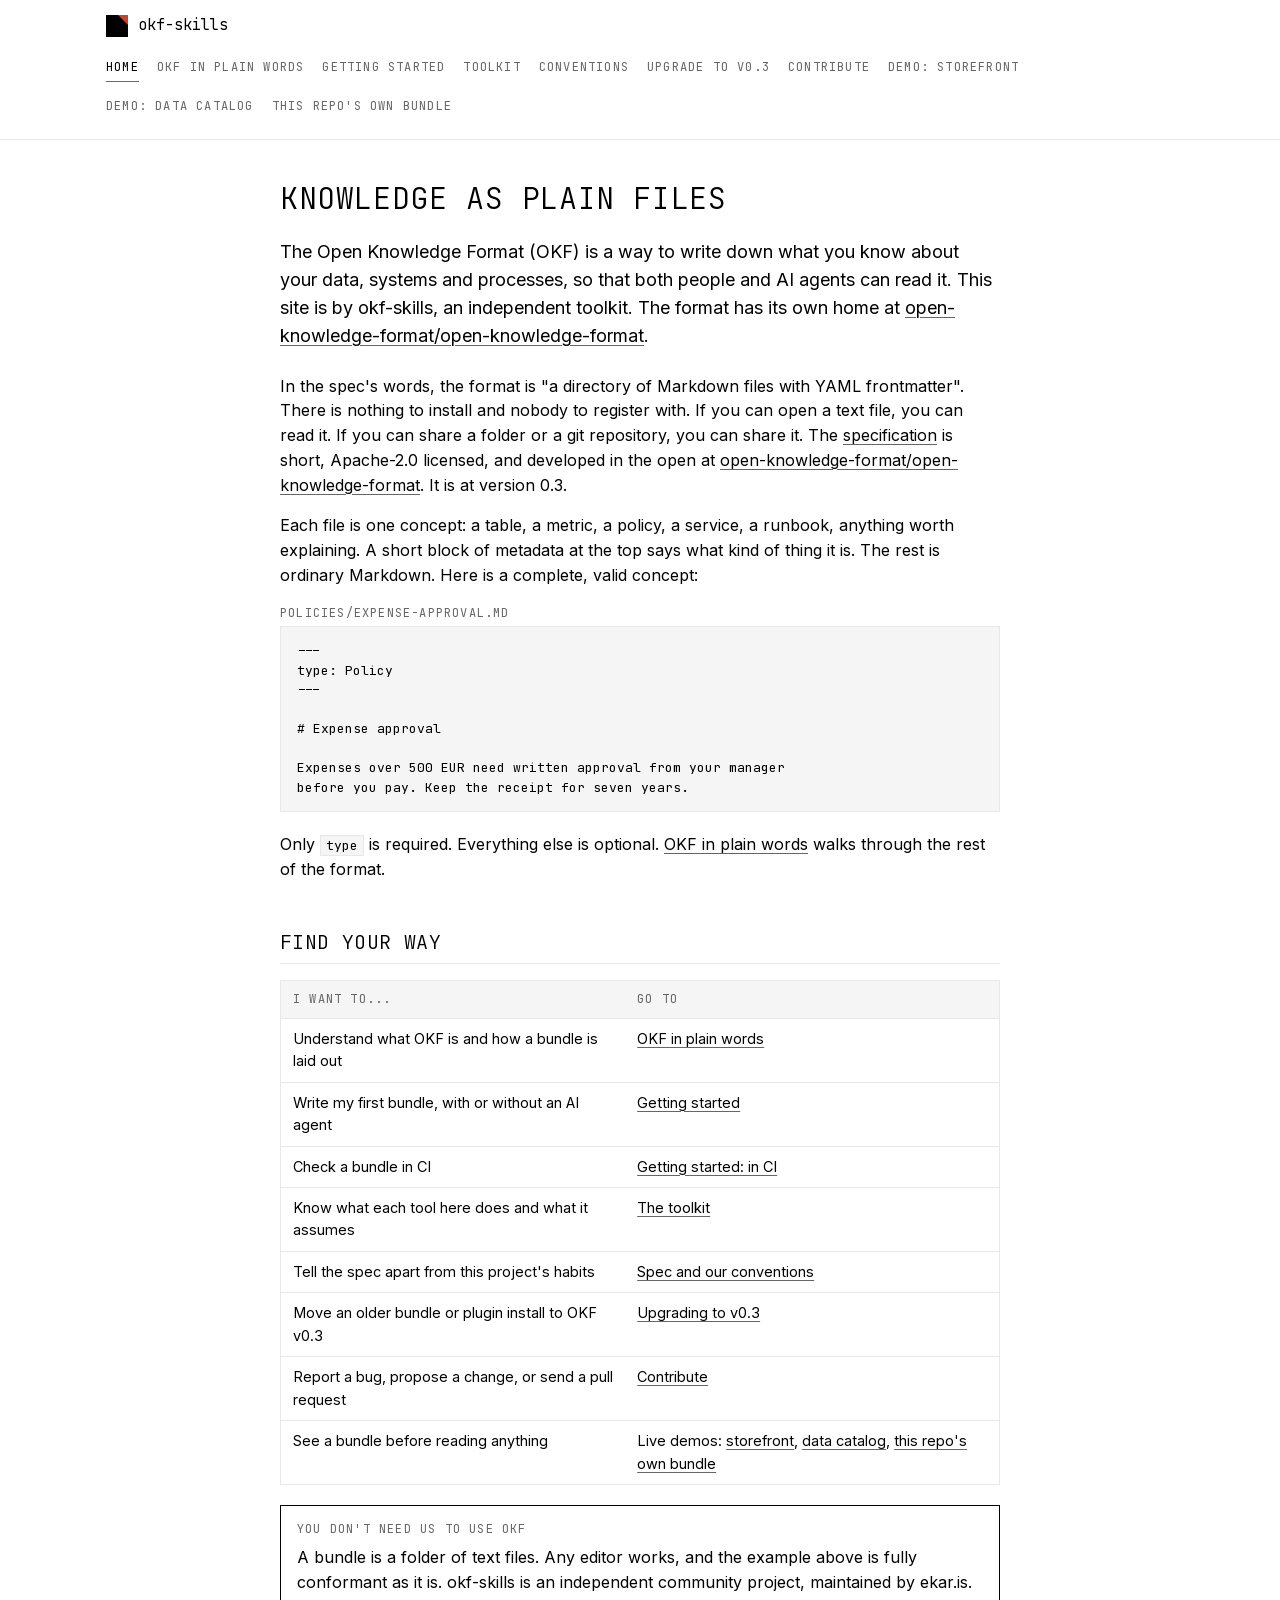
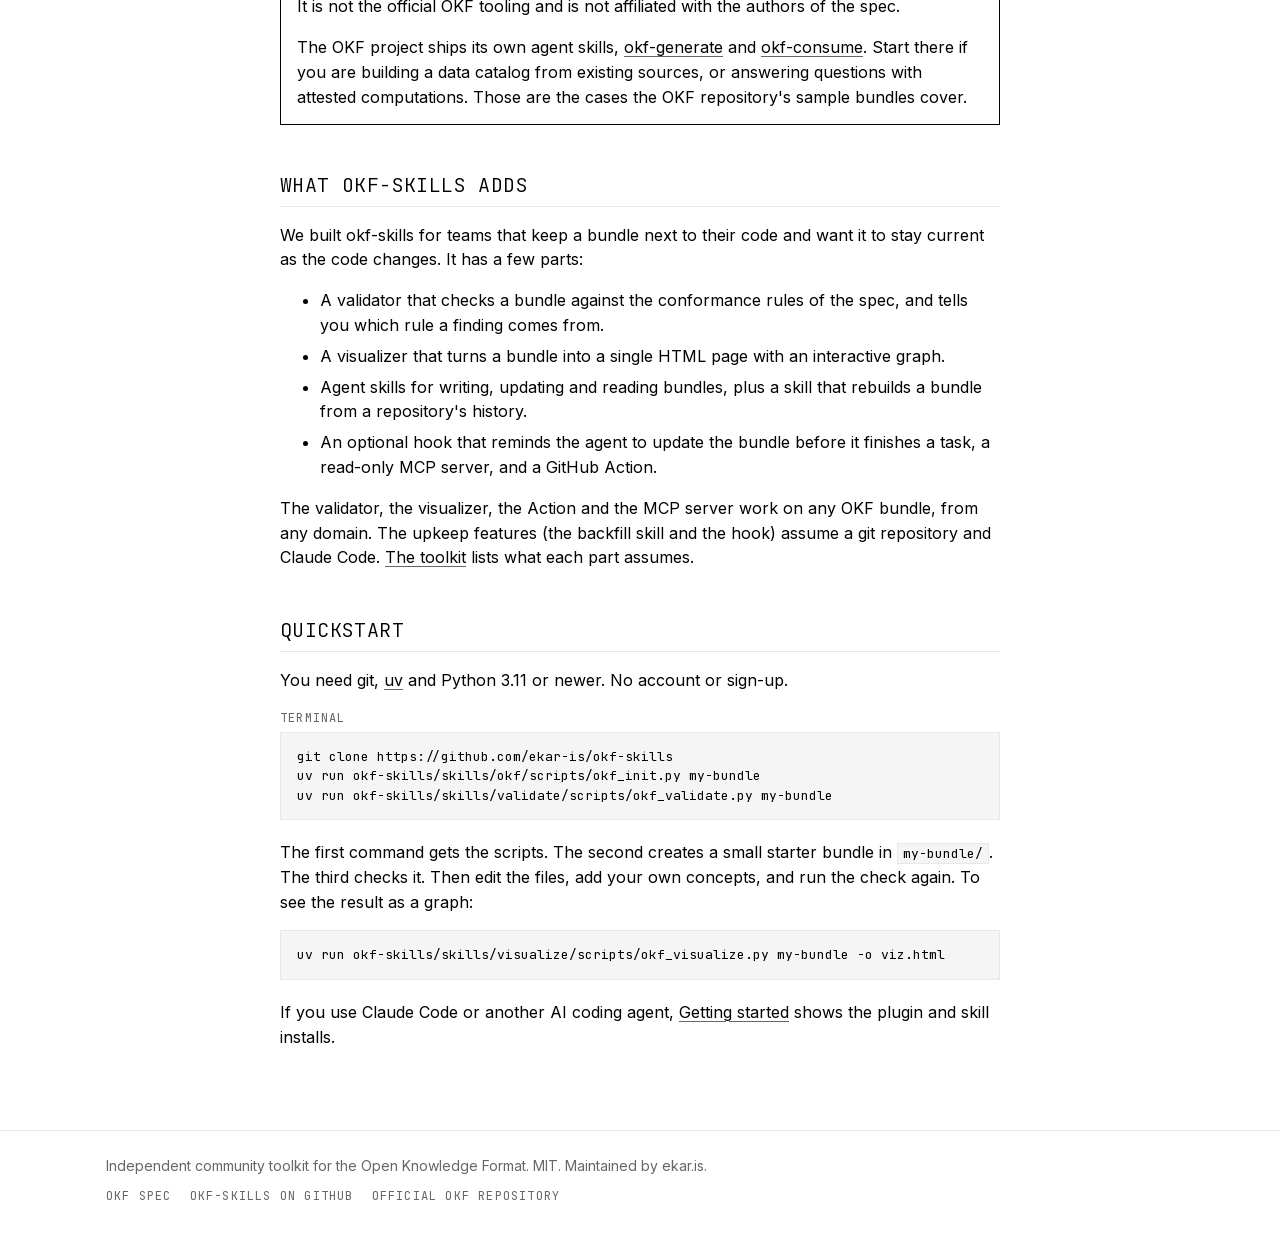
<file: docs/index.html>
<!doctype html>
<html lang="en">
<head>
<meta charset="utf-8">
<meta name="viewport" content="width=device-width,initial-scale=1">
<title>okf-skills: tools for the Open Knowledge Format</title>
<meta name="description" content="What the Open Knowledge Format is, and an independent toolkit to write, check and browse OKF bundles.">
<meta property="og:title" content="okf-skills: tools for the Open Knowledge Format">
<meta property="og:description" content="What the Open Knowledge Format is, and an independent toolkit to write, check and browse OKF bundles.">
<meta property="og:type" content="website">
<meta property="og:url" content="https://ekar-is.github.io/okf-skills/">
<meta property="og:image" content="https://ekar-is.github.io/okf-skills/assets/og.png">
<meta name="twitter:card" content="summary_large_image">
<meta name="twitter:image" content="https://ekar-is.github.io/okf-skills/assets/og.png">
<link rel="canonical" href="https://ekar-is.github.io/okf-skills/">
<link rel="stylesheet" href="assets/site.css">
<script src="assets/site.js"></script>
</head>
<body>
<a class="skip" href="#main">Skip to content</a>
<header class="site-header">
<div class="bar">
<a class="brand" href="index.html"><svg viewBox="0 0 22 22" aria-hidden="true" focusable="false"><rect width="22" height="22" fill="currentColor"/><path d="M12 0H22V10Z" fill="#c64526"/></svg>okf-skills</a>
<button class="nav-toggle" type="button" aria-expanded="false" aria-controls="site-nav">Menu</button>
<nav id="site-nav" class="site-nav" aria-label="Site">
<ul>
<li><a href="index.html" aria-current="page">Home</a></li>
<li><a href="format.html">OKF in plain words</a></li>
<li><a href="start.html">Getting started</a></li>
<li><a href="tools.html">Toolkit</a></li>
<li><a href="conventions.html">Conventions</a></li>
<li><a href="upgrade.html">Upgrade to v0.3</a></li>
<li><a href="contribute.html">Contribute</a></li>
<li><a href="demo.html">Demo: storefront</a></li>
<li><a href="catalog.html">Demo: data catalog</a></li>
<li><a href="self.html">This repo&#x27;s own bundle</a></li>
</ul>
</nav>
</div>
</header>
<main id="main">
<h1>Knowledge as plain files</h1>

<p class="lede">The Open Knowledge Format (OKF) is a way to write down what you know about your data, systems and processes, so that both people and AI agents can read it. This site is by okf-skills, an independent toolkit. The format has its own home at <a href="https://github.com/open-knowledge-format/open-knowledge-format">open-knowledge-format/open-knowledge-format</a>.</p>

<p>In the spec's words, the format is "a directory of Markdown files with YAML frontmatter". There is nothing to install and nobody to register with. If you can open a text file, you can read it. If you can share a folder or a git repository, you can share it. The <a href="https://github.com/open-knowledge-format/open-knowledge-format/blob/main/SPEC.md">specification</a> is short, Apache-2.0 licensed, and developed in the open at <a href="https://github.com/open-knowledge-format/open-knowledge-format">open-knowledge-format/open-knowledge-format</a>. It is at version 0.3.</p>

<p>Each file is one concept: a table, a metric, a policy, a service, a runbook, anything worth explaining. A short block of metadata at the top says what kind of thing it is. The rest is ordinary Markdown. Here is a complete, valid concept:</p>

<figure class="file">
<figcaption>policies/expense-approval.md</figcaption>
<pre tabindex="0"><code>---
type: Policy
---

# Expense approval

Expenses over 500 EUR need written approval from your manager
before you pay. Keep the receipt for seven years.</code></pre>
</figure>

<p>Only <code>type</code> is required. Everything else is optional. <a href="format.html">OKF in plain words</a> walks through the rest of the format.</p>

<h2 id="who">Find your way</h2>

<div tabindex="0" class="table-wrap"><table>
<thead><tr><th>I want to...</th><th>Go to</th></tr></thead>
<tbody>
<tr><td>Understand what OKF is and how a bundle is laid out</td><td><a href="format.html">OKF in plain words</a></td></tr>
<tr><td>Write my first bundle, with or without an AI agent</td><td><a href="start.html">Getting started</a></td></tr>
<tr><td>Check a bundle in CI</td><td><a href="start.html#ci">Getting started: in CI</a></td></tr>
<tr><td>Know what each tool here does and what it assumes</td><td><a href="tools.html">The toolkit</a></td></tr>
<tr><td>Tell the spec apart from this project's habits</td><td><a href="conventions.html">Spec and our conventions</a></td></tr>
<tr><td>Move an older bundle or plugin install to OKF v0.3</td><td><a href="upgrade.html">Upgrading to v0.3</a></td></tr>
<tr><td>Report a bug, propose a change, or send a pull request</td><td><a href="contribute.html">Contribute</a></td></tr>
<tr><td>See a bundle before reading anything</td><td>Live demos: <a href="demo.html">storefront</a>, <a href="catalog.html">data catalog</a>, <a href="self.html">this repo&#x27;s own bundle</a></td></tr>
</tbody>
</table></div>

<div class="callout strong">
<span class="label">You don't need us to use OKF</span>
<p>A bundle is a folder of text files. Any editor works, and the example above is fully conformant as it is. okf-skills is an independent community project, maintained by ekar.is. It is not the official OKF tooling and is not affiliated with the authors of the spec.</p>
<p>The OKF project ships its own agent skills, <a href="https://github.com/open-knowledge-format/open-knowledge-format/tree/main/skills/okf-generate">okf-generate</a> and <a href="https://github.com/open-knowledge-format/open-knowledge-format/tree/main/skills/okf-consume">okf-consume</a>. Start there if you are building a data catalog from existing sources, or answering questions with attested computations. Those are the cases the OKF repository's sample bundles cover.</p>
</div>

<h2 id="adds">What okf-skills adds</h2>

<p>We built okf-skills for teams that keep a bundle next to their code and want it to stay current as the code changes. It has a few parts:</p>

<ul>
<li>A validator that checks a bundle against the conformance rules of the spec, and tells you which rule a finding comes from.</li>
<li>A visualizer that turns a bundle into a single HTML page with an interactive graph.</li>
<li>Agent skills for writing, updating and reading bundles, plus a skill that rebuilds a bundle from a repository's history.</li>
<li>An optional hook that reminds the agent to update the bundle before it finishes a task, a read-only MCP server, and a GitHub Action.</li>
</ul>

<p>The validator, the visualizer, the Action and the MCP server work on any OKF bundle, from any domain. The upkeep features (the backfill skill and the hook) assume a git repository and Claude Code. <a href="tools.html">The toolkit</a> lists what each part assumes.</p>

<h2 id="quickstart">Quickstart</h2>

<p>You need git, <a href="https://docs.astral.sh/uv/">uv</a> and Python 3.11 or newer. No account or sign-up.</p>

<figure class="code">
<figcaption>Terminal</figcaption>
<pre tabindex="0"><code>git clone https://github.com/ekar-is/okf-skills
uv run okf-skills/skills/okf/scripts/okf_init.py my-bundle
uv run okf-skills/skills/validate/scripts/okf_validate.py my-bundle</code></pre>
</figure>

<p>The first command gets the scripts. The second creates a small starter bundle in <code>my-bundle/</code>. The third checks it. Then edit the files, add your own concepts, and run the check again. To see the result as a graph:</p>

<pre tabindex="0"><code>uv run okf-skills/skills/visualize/scripts/okf_visualize.py my-bundle -o viz.html</code></pre>

<p>If you use Claude Code or another AI coding agent, <a href="start.html#agent">Getting started</a> shows the plugin and skill installs.</p>

</main>
<footer class="site-footer">
<div class="bar">
<p>Independent community toolkit for the Open Knowledge Format. MIT. Maintained by ekar.is.</p>
<ul>
<li><a href="https://github.com/open-knowledge-format/open-knowledge-format/blob/main/SPEC.md">OKF spec</a></li>
<li><a href="https://github.com/ekar-is/okf-skills">okf-skills on GitHub</a></li>
<li><a href="https://github.com/open-knowledge-format/open-knowledge-format">Official OKF repository</a></li>
</ul>
</div>
</footer>
</body>
</html>
</file>
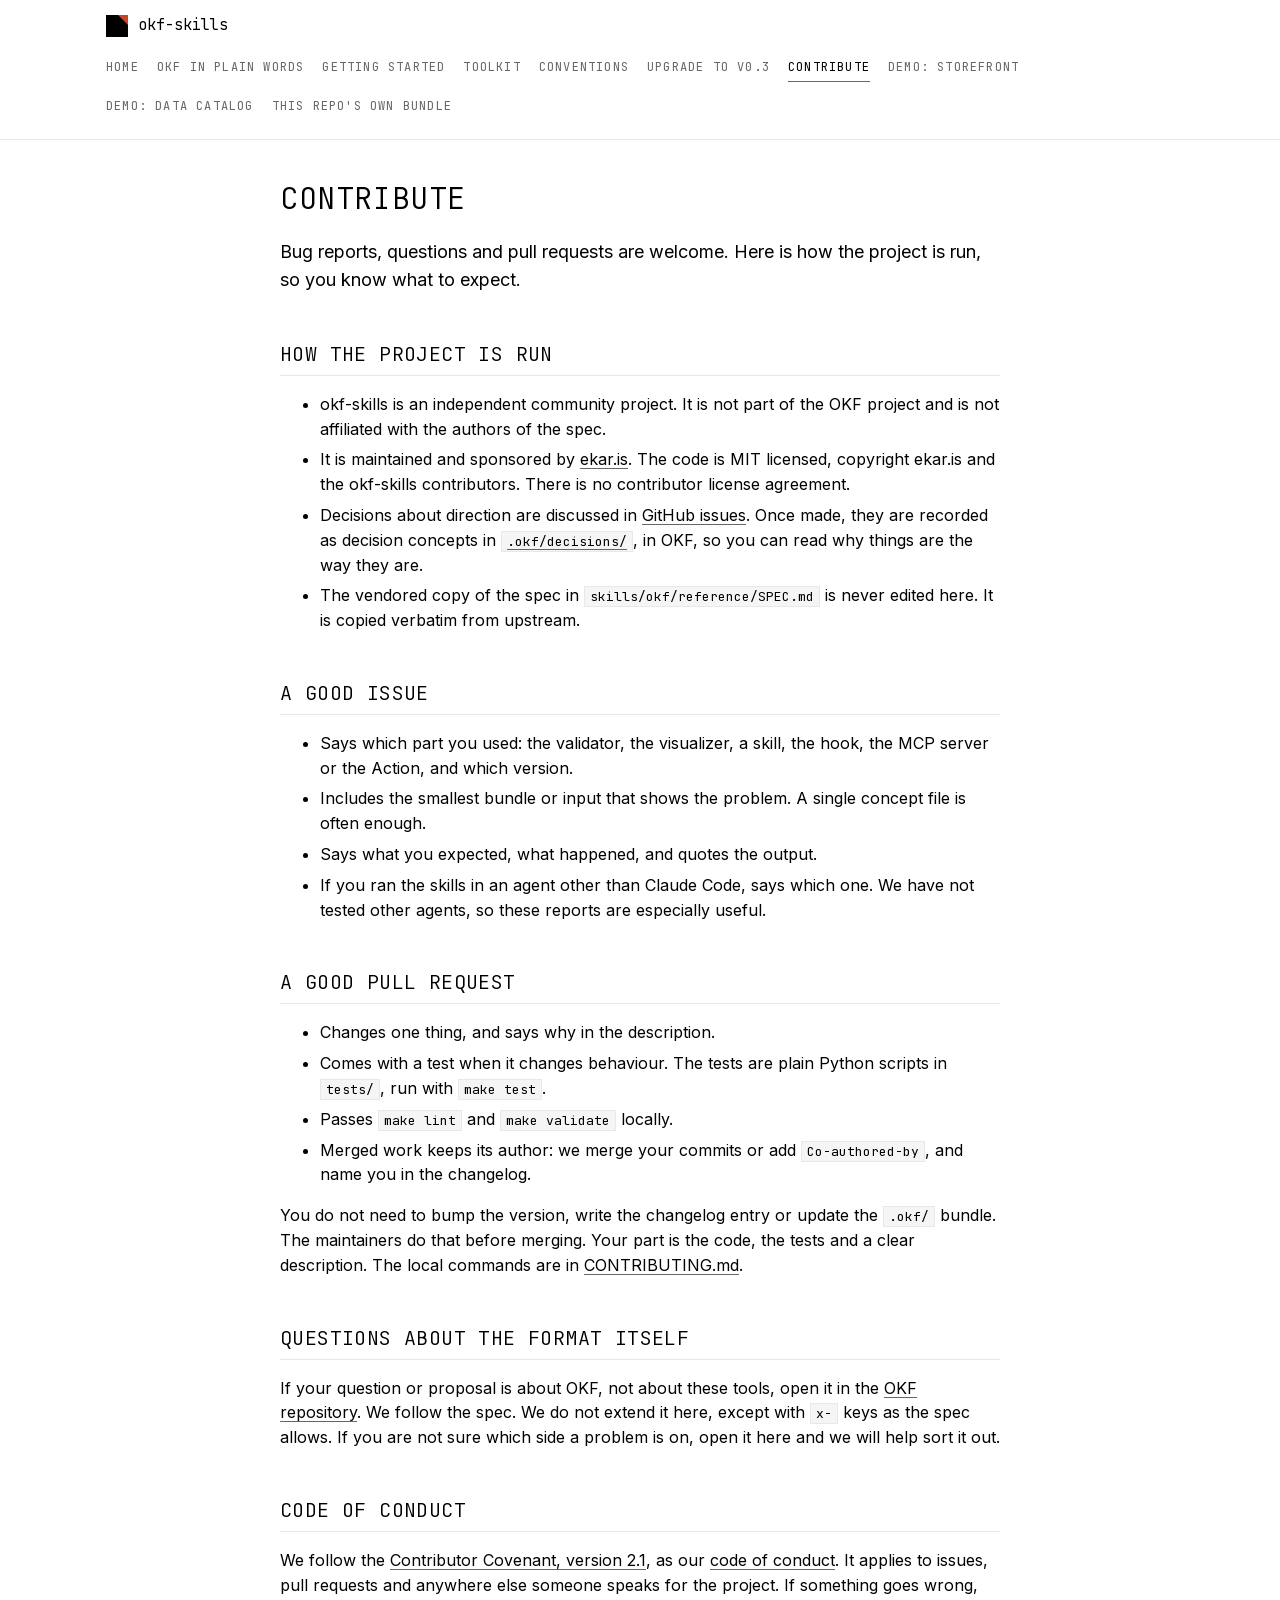
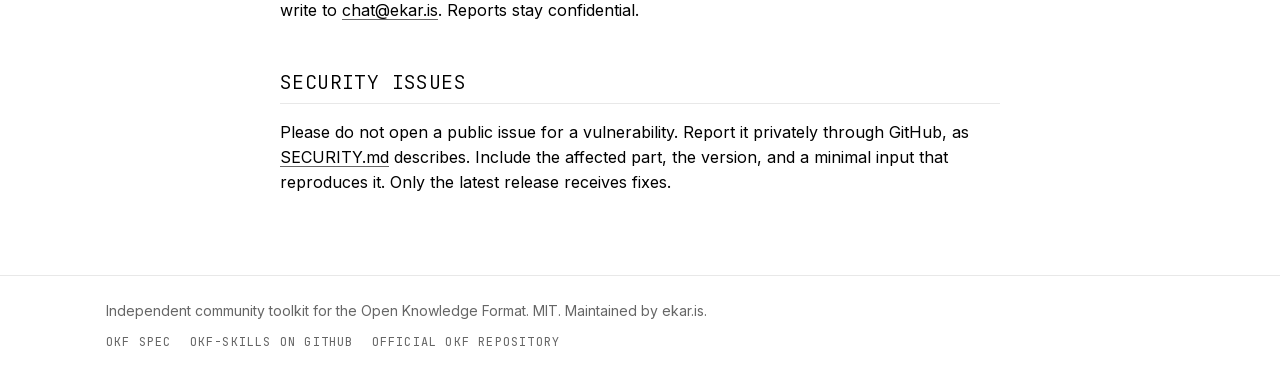
<file: docs/contribute.html>
<!doctype html>
<html lang="en">
<head>
<meta charset="utf-8">
<meta name="viewport" content="width=device-width,initial-scale=1">
<title>Contribute · okf-skills</title>
<meta name="description" content="How okf-skills is run, what makes a good issue or pull request, and where spec questions and security reports go.">
<meta property="og:title" content="Contribute · okf-skills">
<meta property="og:description" content="How okf-skills is run, what makes a good issue or pull request, and where spec questions and security reports go.">
<meta property="og:type" content="website">
<meta property="og:url" content="https://ekar-is.github.io/okf-skills/contribute.html">
<meta property="og:image" content="https://ekar-is.github.io/okf-skills/assets/og.png">
<meta name="twitter:card" content="summary_large_image">
<meta name="twitter:image" content="https://ekar-is.github.io/okf-skills/assets/og.png">
<link rel="canonical" href="https://ekar-is.github.io/okf-skills/contribute.html">
<link rel="stylesheet" href="assets/site.css">
<script src="assets/site.js"></script>
</head>
<body>
<a class="skip" href="#main">Skip to content</a>
<header class="site-header">
<div class="bar">
<a class="brand" href="index.html"><svg viewBox="0 0 22 22" aria-hidden="true" focusable="false"><rect width="22" height="22" fill="currentColor"/><path d="M12 0H22V10Z" fill="#c64526"/></svg>okf-skills</a>
<button class="nav-toggle" type="button" aria-expanded="false" aria-controls="site-nav">Menu</button>
<nav id="site-nav" class="site-nav" aria-label="Site">
<ul>
<li><a href="index.html">Home</a></li>
<li><a href="format.html">OKF in plain words</a></li>
<li><a href="start.html">Getting started</a></li>
<li><a href="tools.html">Toolkit</a></li>
<li><a href="conventions.html">Conventions</a></li>
<li><a href="upgrade.html">Upgrade to v0.3</a></li>
<li><a href="contribute.html" aria-current="page">Contribute</a></li>
<li><a href="demo.html">Demo: storefront</a></li>
<li><a href="catalog.html">Demo: data catalog</a></li>
<li><a href="self.html">This repo&#x27;s own bundle</a></li>
</ul>
</nav>
</div>
</header>
<main id="main">
<h1>Contribute</h1>

<p class="lede">Bug reports, questions and pull requests are welcome. Here is how the project is run, so you know what to expect.</p>

<h2 id="how">How the project is run</h2>

<ul>
<li>okf-skills is an independent community project. It is not part of the OKF project and is not affiliated with the authors of the spec.</li>
<li>It is maintained and sponsored by <a href="https://ekar.is">ekar.is</a>. The code is MIT licensed, copyright ekar.is and the okf-skills contributors. There is no contributor license agreement.</li>
<li>Decisions about direction are discussed in <a href="https://github.com/ekar-is/okf-skills/issues">GitHub issues</a>. Once made, they are recorded as decision concepts in <a href="https://github.com/ekar-is/okf-skills/tree/main/.okf/decisions"><code>.okf/decisions/</code></a>, in OKF, so you can read why things are the way they are.</li>
<li>The vendored copy of the spec in <code>skills/okf/reference/SPEC.md</code> is never edited here. It is copied verbatim from upstream.</li>
</ul>

<h2 id="issues">A good issue</h2>

<ul>
<li>Says which part you used: the validator, the visualizer, a skill, the hook, the MCP server or the Action, and which version.</li>
<li>Includes the smallest bundle or input that shows the problem. A single concept file is often enough.</li>
<li>Says what you expected, what happened, and quotes the output.</li>
<li>If you ran the skills in an agent other than Claude Code, says which one. We have not tested other agents, so these reports are especially useful.</li>
</ul>

<h2 id="prs">A good pull request</h2>

<ul>
<li>Changes one thing, and says why in the description.</li>
<li>Comes with a test when it changes behaviour. The tests are plain Python scripts in <code>tests/</code>, run with <code>make test</code>.</li>
<li>Passes <code>make lint</code> and <code>make validate</code> locally.</li>
<li>Merged work keeps its author: we merge your commits or add <code>Co-authored-by</code>, and name you in the changelog.</li>
</ul>

<p>You do not need to bump the version, write the changelog entry or update the <code>.okf/</code> bundle. The maintainers do that before merging. Your part is the code, the tests and a clear description. The local commands are in <a href="https://github.com/ekar-is/okf-skills/blob/main/CONTRIBUTING.md">CONTRIBUTING.md</a>.</p>

<h2 id="spec">Questions about the format itself</h2>

<p>If your question or proposal is about OKF, not about these tools, open it in the <a href="https://github.com/open-knowledge-format/open-knowledge-format/issues">OKF repository</a>. We follow the spec. We do not extend it here, except with <code>x-</code> keys as the spec allows. If you are not sure which side a problem is on, open it here and we will help sort it out.</p>

<h2 id="conduct">Code of conduct</h2>

<p>We follow the <a href="https://www.contributor-covenant.org/version/2/1/code_of_conduct/">Contributor Covenant, version 2.1</a>, as our <a href="https://github.com/ekar-is/okf-skills/blob/main/CODE_OF_CONDUCT.md">code of conduct</a>. It applies to issues, pull requests and anywhere else someone speaks for the project. If something goes wrong, write to <a href="mailto:chat@ekar.is">chat@ekar.is</a>. Reports stay confidential.</p>

<h2 id="security">Security issues</h2>

<p>Please do not open a public issue for a vulnerability. Report it privately through GitHub, as <a href="https://github.com/ekar-is/okf-skills/blob/main/SECURITY.md">SECURITY.md</a> describes. Include the affected part, the version, and a minimal input that reproduces it. Only the latest release receives fixes.</p>
</main>
<footer class="site-footer">
<div class="bar">
<p>Independent community toolkit for the Open Knowledge Format. MIT. Maintained by ekar.is.</p>
<ul>
<li><a href="https://github.com/open-knowledge-format/open-knowledge-format/blob/main/SPEC.md">OKF spec</a></li>
<li><a href="https://github.com/ekar-is/okf-skills">okf-skills on GitHub</a></li>
<li><a href="https://github.com/open-knowledge-format/open-knowledge-format">Official OKF repository</a></li>
</ul>
</div>
</footer>
</body>
</html>
</file>
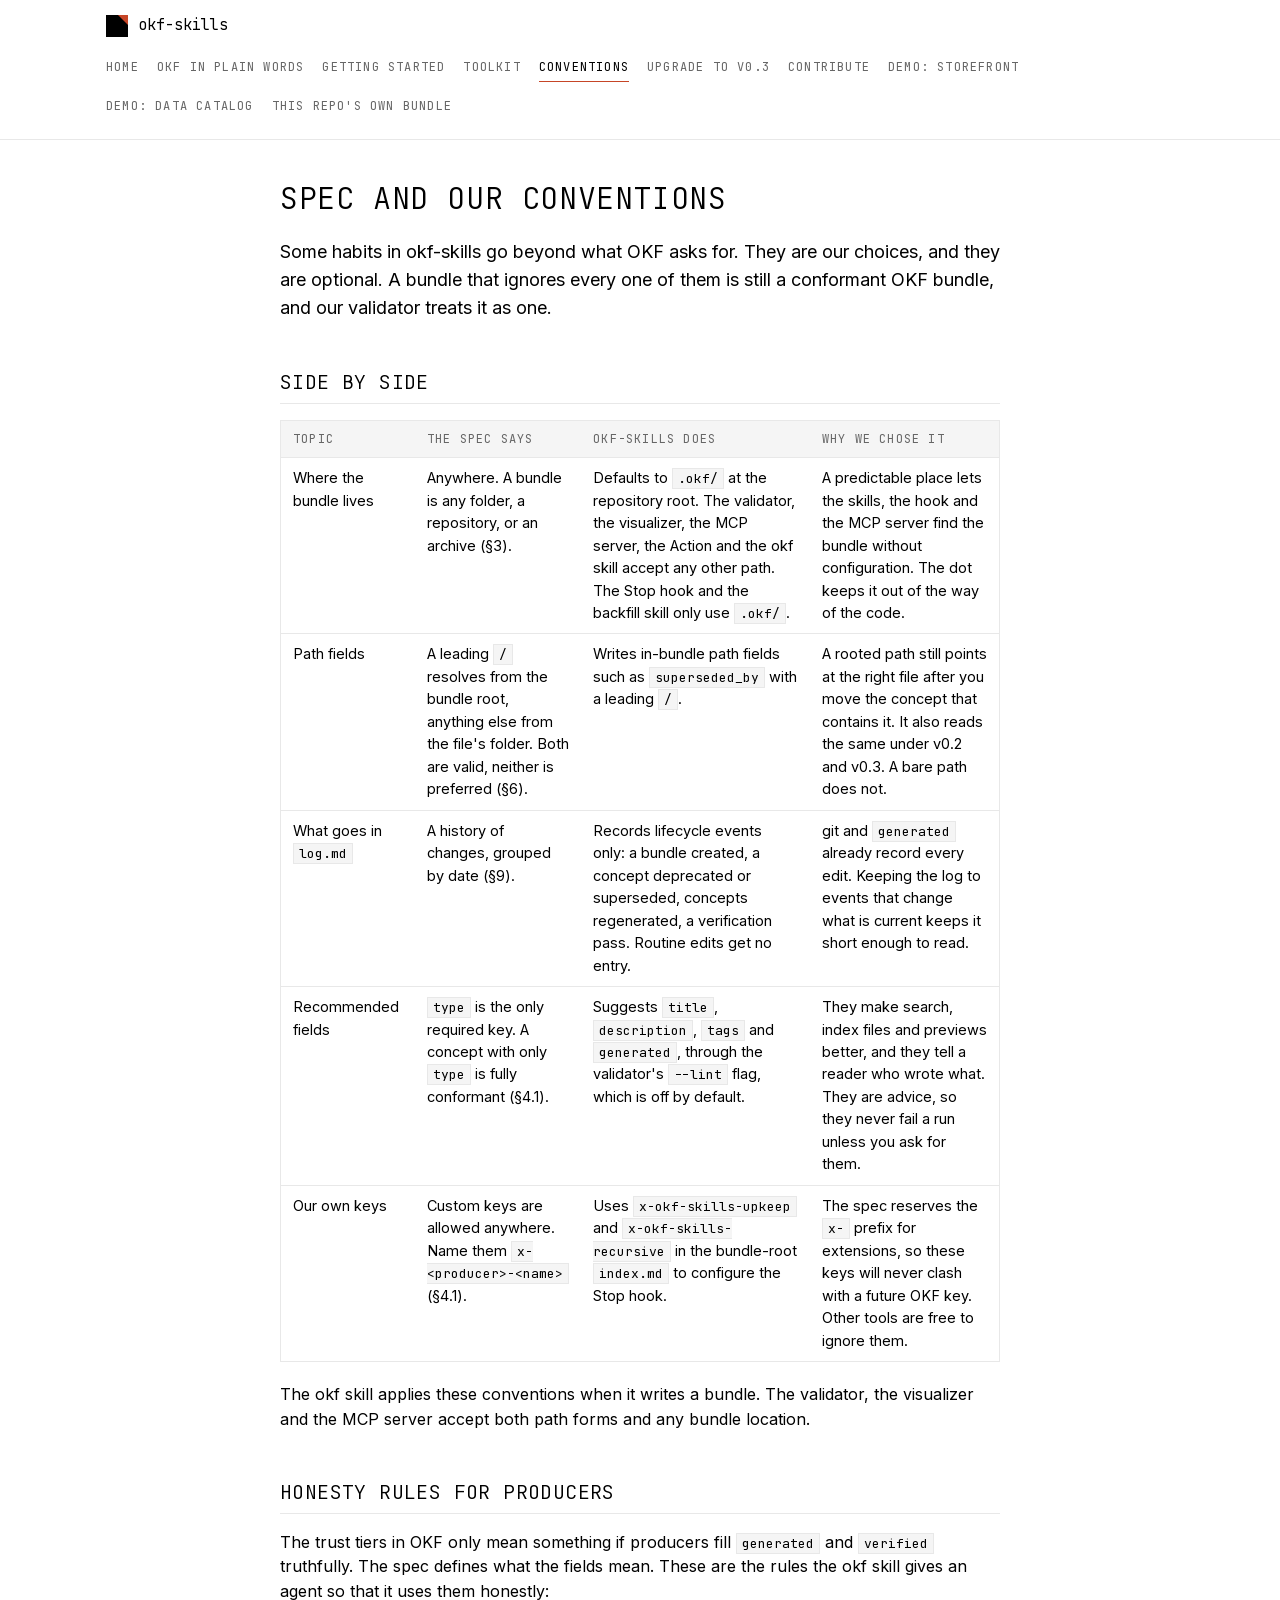
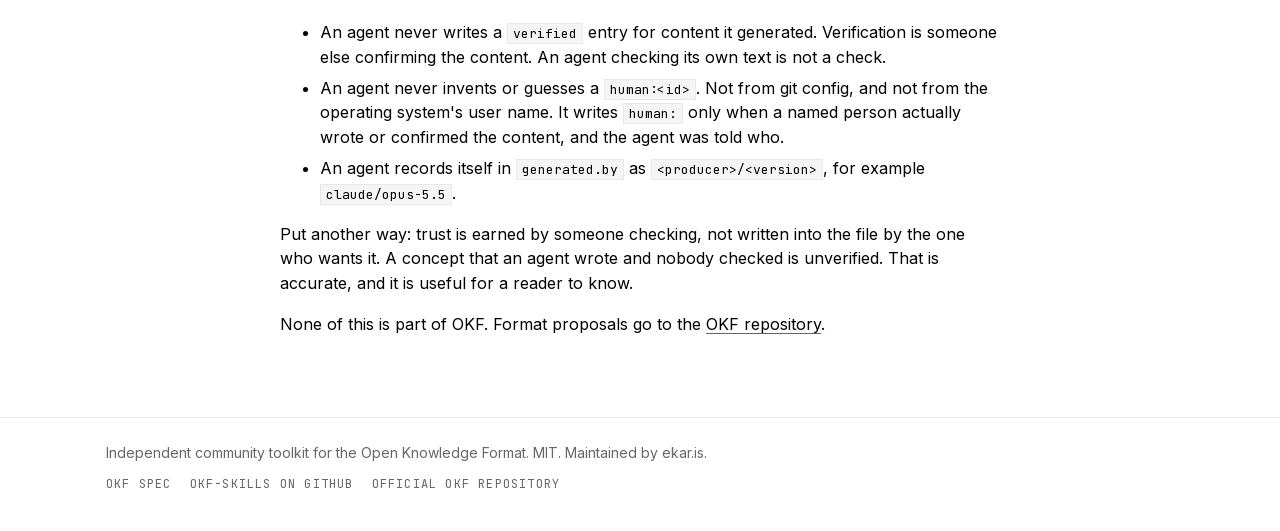
<file: docs/conventions.html>
<!doctype html>
<html lang="en">
<head>
<meta charset="utf-8">
<meta name="viewport" content="width=device-width,initial-scale=1">
<title>Spec and our conventions · okf-skills</title>
<meta name="description" content="Which rules come from the OKF spec and which are okf-skills conventions, each optional, with the reason we chose it.">
<meta property="og:title" content="Spec and our conventions · okf-skills">
<meta property="og:description" content="Which rules come from the OKF spec and which are okf-skills conventions, each optional, with the reason we chose it.">
<meta property="og:type" content="website">
<meta property="og:url" content="https://ekar-is.github.io/okf-skills/conventions.html">
<meta property="og:image" content="https://ekar-is.github.io/okf-skills/assets/og.png">
<meta name="twitter:card" content="summary_large_image">
<meta name="twitter:image" content="https://ekar-is.github.io/okf-skills/assets/og.png">
<link rel="canonical" href="https://ekar-is.github.io/okf-skills/conventions.html">
<link rel="stylesheet" href="assets/site.css">
<script src="assets/site.js"></script>
</head>
<body>
<a class="skip" href="#main">Skip to content</a>
<header class="site-header">
<div class="bar">
<a class="brand" href="index.html"><svg viewBox="0 0 22 22" aria-hidden="true" focusable="false"><rect width="22" height="22" fill="currentColor"/><path d="M12 0H22V10Z" fill="#c64526"/></svg>okf-skills</a>
<button class="nav-toggle" type="button" aria-expanded="false" aria-controls="site-nav">Menu</button>
<nav id="site-nav" class="site-nav" aria-label="Site">
<ul>
<li><a href="index.html">Home</a></li>
<li><a href="format.html">OKF in plain words</a></li>
<li><a href="start.html">Getting started</a></li>
<li><a href="tools.html">Toolkit</a></li>
<li><a href="conventions.html" aria-current="page">Conventions</a></li>
<li><a href="upgrade.html">Upgrade to v0.3</a></li>
<li><a href="contribute.html">Contribute</a></li>
<li><a href="demo.html">Demo: storefront</a></li>
<li><a href="catalog.html">Demo: data catalog</a></li>
<li><a href="self.html">This repo&#x27;s own bundle</a></li>
</ul>
</nav>
</div>
</header>
<main id="main">
<h1>Spec and our conventions</h1>

<p class="lede">Some habits in okf-skills go beyond what OKF asks for. They are our choices, and they are optional. A bundle that ignores every one of them is still a conformant OKF bundle, and our validator treats it as one.</p>

<h2 id="table">Side by side</h2>

<div tabindex="0" class="table-wrap wide"><table>
<thead><tr><th>Topic</th><th>The spec says</th><th>okf-skills does</th><th>Why we chose it</th></tr></thead>
<tbody>
<tr>
<td>Where the bundle lives</td>
<td>Anywhere. A bundle is any folder, a repository, or an archive (§3).</td>
<td>Defaults to <code>.okf/</code> at the repository root. The validator, the visualizer, the MCP server, the Action and the okf skill accept any other path. The Stop hook and the backfill skill only use <code>.okf/</code>.</td>
<td>A predictable place lets the skills, the hook and the MCP server find the bundle without configuration. The dot keeps it out of the way of the code.</td>
</tr>
<tr>
<td>Path fields</td>
<td>A leading <code>/</code> resolves from the bundle root, anything else from the file's folder. Both are valid, neither is preferred (§6).</td>
<td>Writes in-bundle path fields such as <code>superseded_by</code> with a leading <code>/</code>.</td>
<td>A rooted path still points at the right file after you move the concept that contains it. It also reads the same under v0.2 and v0.3. A bare path does not.</td>
</tr>
<tr>
<td>What goes in <code>log.md</code></td>
<td>A history of changes, grouped by date (§9).</td>
<td>Records lifecycle events only: a bundle created, a concept deprecated or superseded, concepts regenerated, a verification pass. Routine edits get no entry.</td>
<td>git and <code>generated</code> already record every edit. Keeping the log to events that change what is current keeps it short enough to read.</td>
</tr>
<tr>
<td>Recommended fields</td>
<td><code>type</code> is the only required key. A concept with only <code>type</code> is fully conformant (§4.1).</td>
<td>Suggests <code>title</code>, <code>description</code>, <code>tags</code> and <code>generated</code>, through the validator's <code>--lint</code> flag, which is off by default.</td>
<td>They make search, index files and previews better, and they tell a reader who wrote what. They are advice, so they never fail a run unless you ask for them.</td>
</tr>
<tr>
<td>Our own keys</td>
<td>Custom keys are allowed anywhere. Name them <code>x-&lt;producer&gt;-&lt;name&gt;</code> (§4.1).</td>
<td>Uses <code>x-okf-skills-upkeep</code> and <code>x-okf-skills-recursive</code> in the bundle-root <code>index.md</code> to configure the Stop hook.</td>
<td>The spec reserves the <code>x-</code> prefix for extensions, so these keys will never clash with a future OKF key. Other tools are free to ignore them.</td>
</tr>
</tbody>
</table></div>

<p>The okf skill applies these conventions when it writes a bundle. The validator, the visualizer and the MCP server accept both path forms and any bundle location.</p>

<h2 id="honesty">Honesty rules for producers</h2>

<p>The trust tiers in OKF only mean something if producers fill <code>generated</code> and <code>verified</code> truthfully. The spec defines what the fields mean. These are the rules the okf skill gives an agent so that it uses them honestly:</p>

<ul>
<li>An agent never writes a <code>verified</code> entry for content it generated. Verification is someone else confirming the content. An agent checking its own text is not a check.</li>
<li>An agent never invents or guesses a <code>human:&lt;id&gt;</code>. Not from git config, and not from the operating system's user name. It writes <code>human:</code> only when a named person actually wrote or confirmed the content, and the agent was told who.</li>
<li>An agent records itself in <code>generated.by</code> as <code>&lt;producer&gt;/&lt;version&gt;</code>, for example <code>claude/opus-5.5</code>.</li>
</ul>

<p>Put another way: trust is earned by someone checking, not written into the file by the one who wants it. A concept that an agent wrote and nobody checked is unverified. That is accurate, and it is useful for a reader to know.</p>

<p>None of this is part of OKF. Format proposals go to the <a href="https://github.com/open-knowledge-format/open-knowledge-format/issues">OKF repository</a>.</p>
</main>
<footer class="site-footer">
<div class="bar">
<p>Independent community toolkit for the Open Knowledge Format. MIT. Maintained by ekar.is.</p>
<ul>
<li><a href="https://github.com/open-knowledge-format/open-knowledge-format/blob/main/SPEC.md">OKF spec</a></li>
<li><a href="https://github.com/ekar-is/okf-skills">okf-skills on GitHub</a></li>
<li><a href="https://github.com/open-knowledge-format/open-knowledge-format">Official OKF repository</a></li>
</ul>
</div>
</footer>
</body>
</html>
</file>
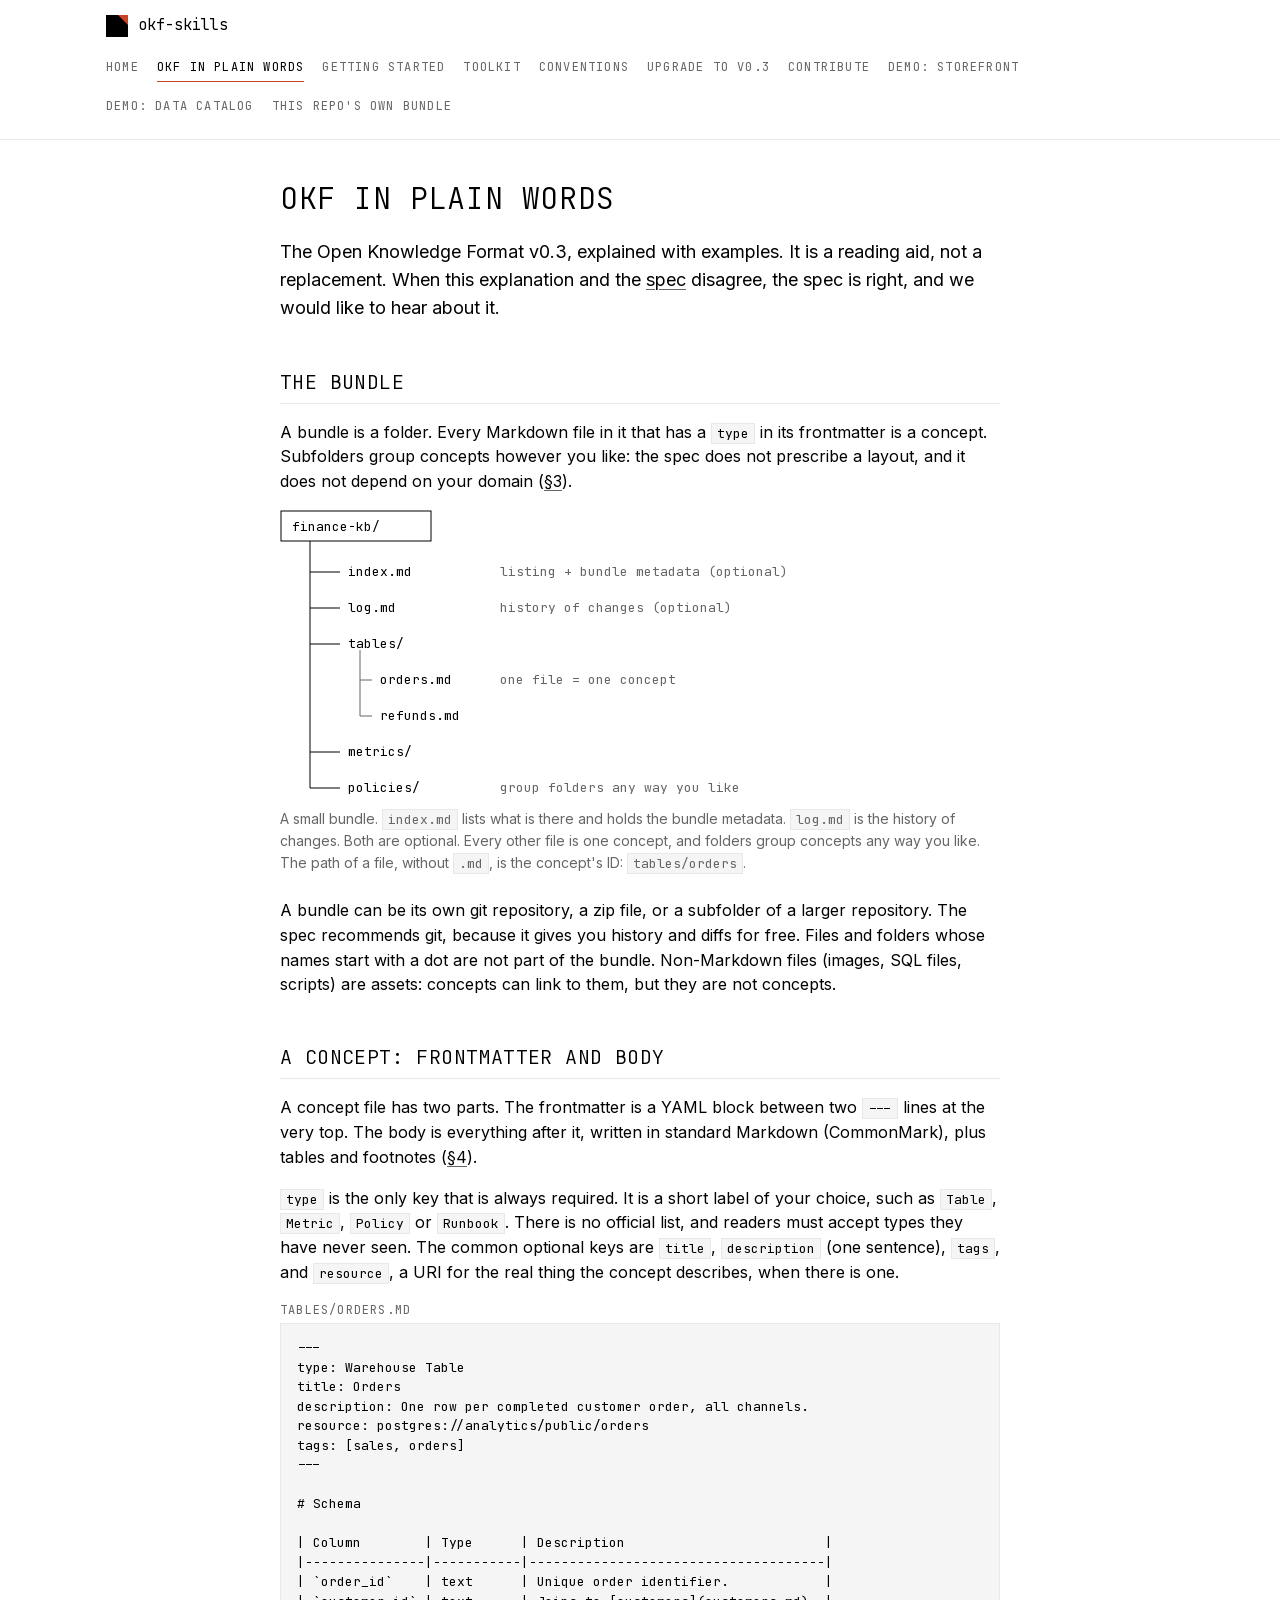
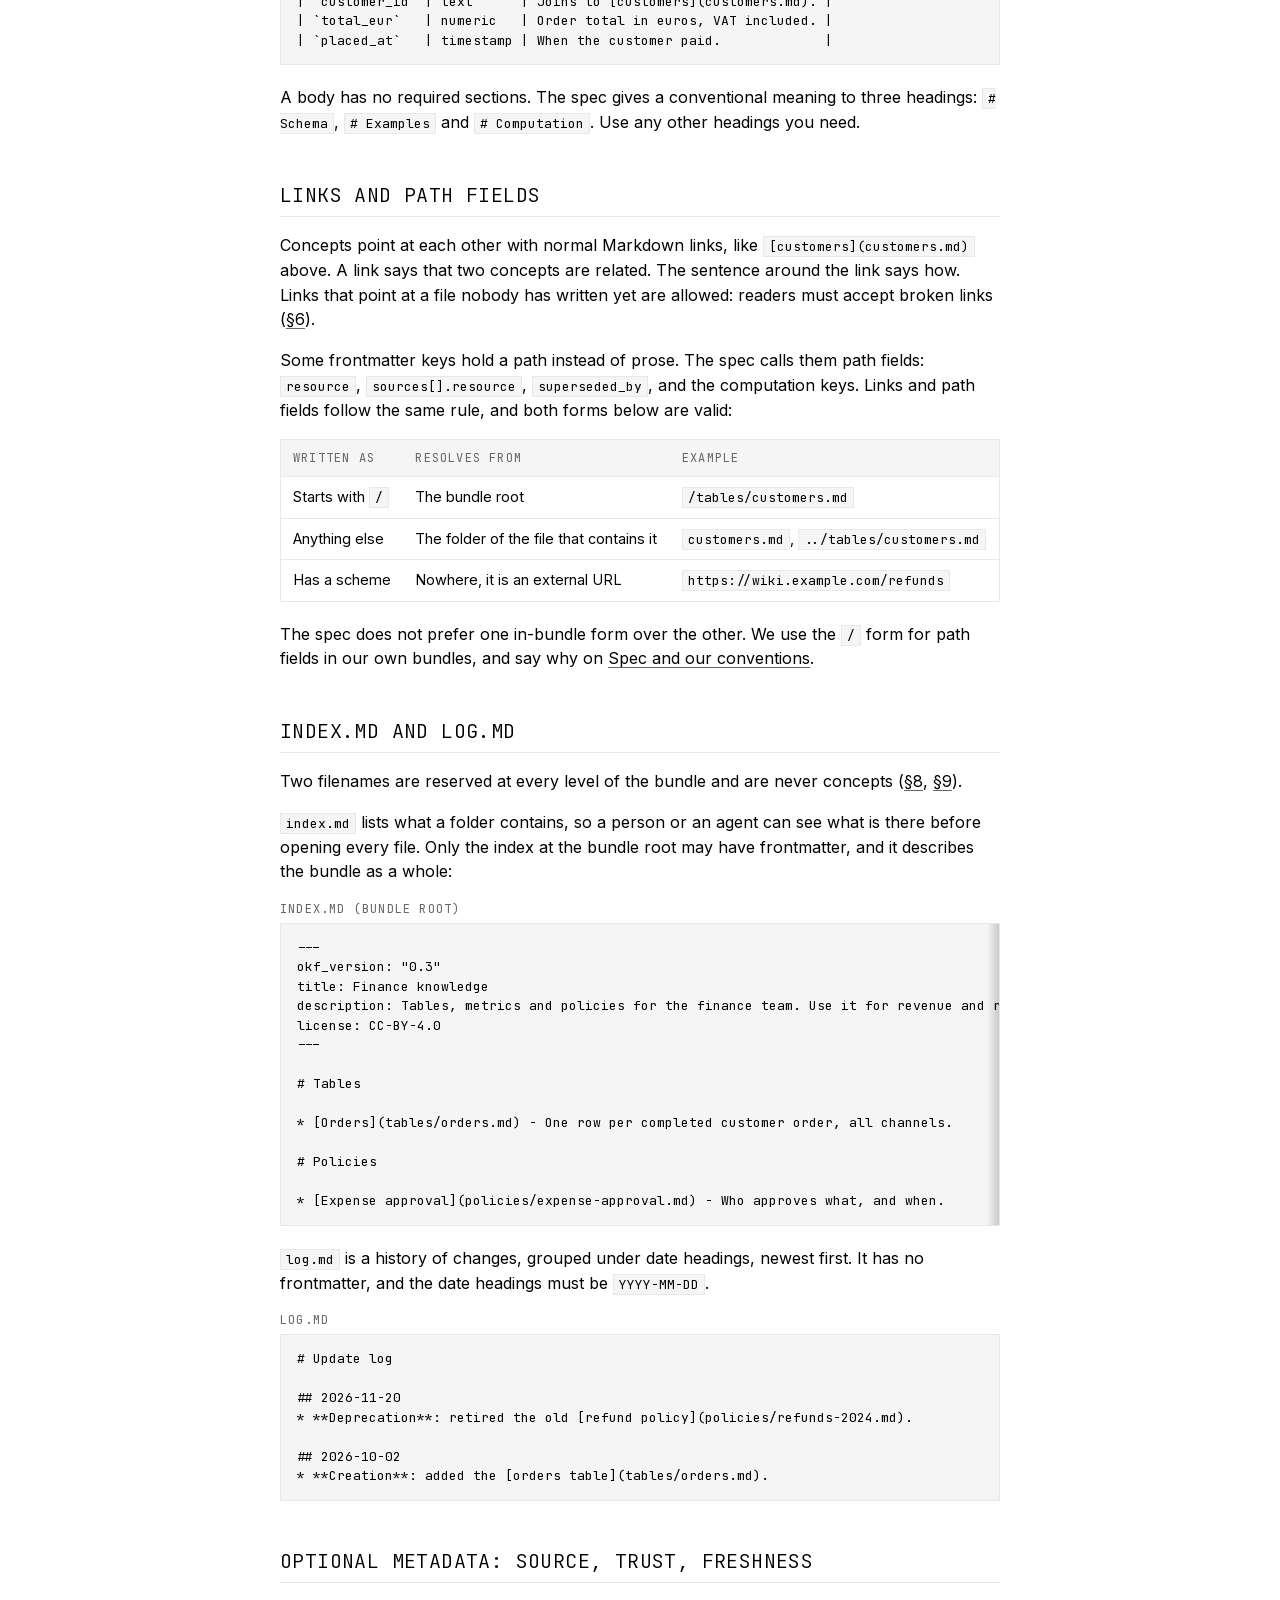
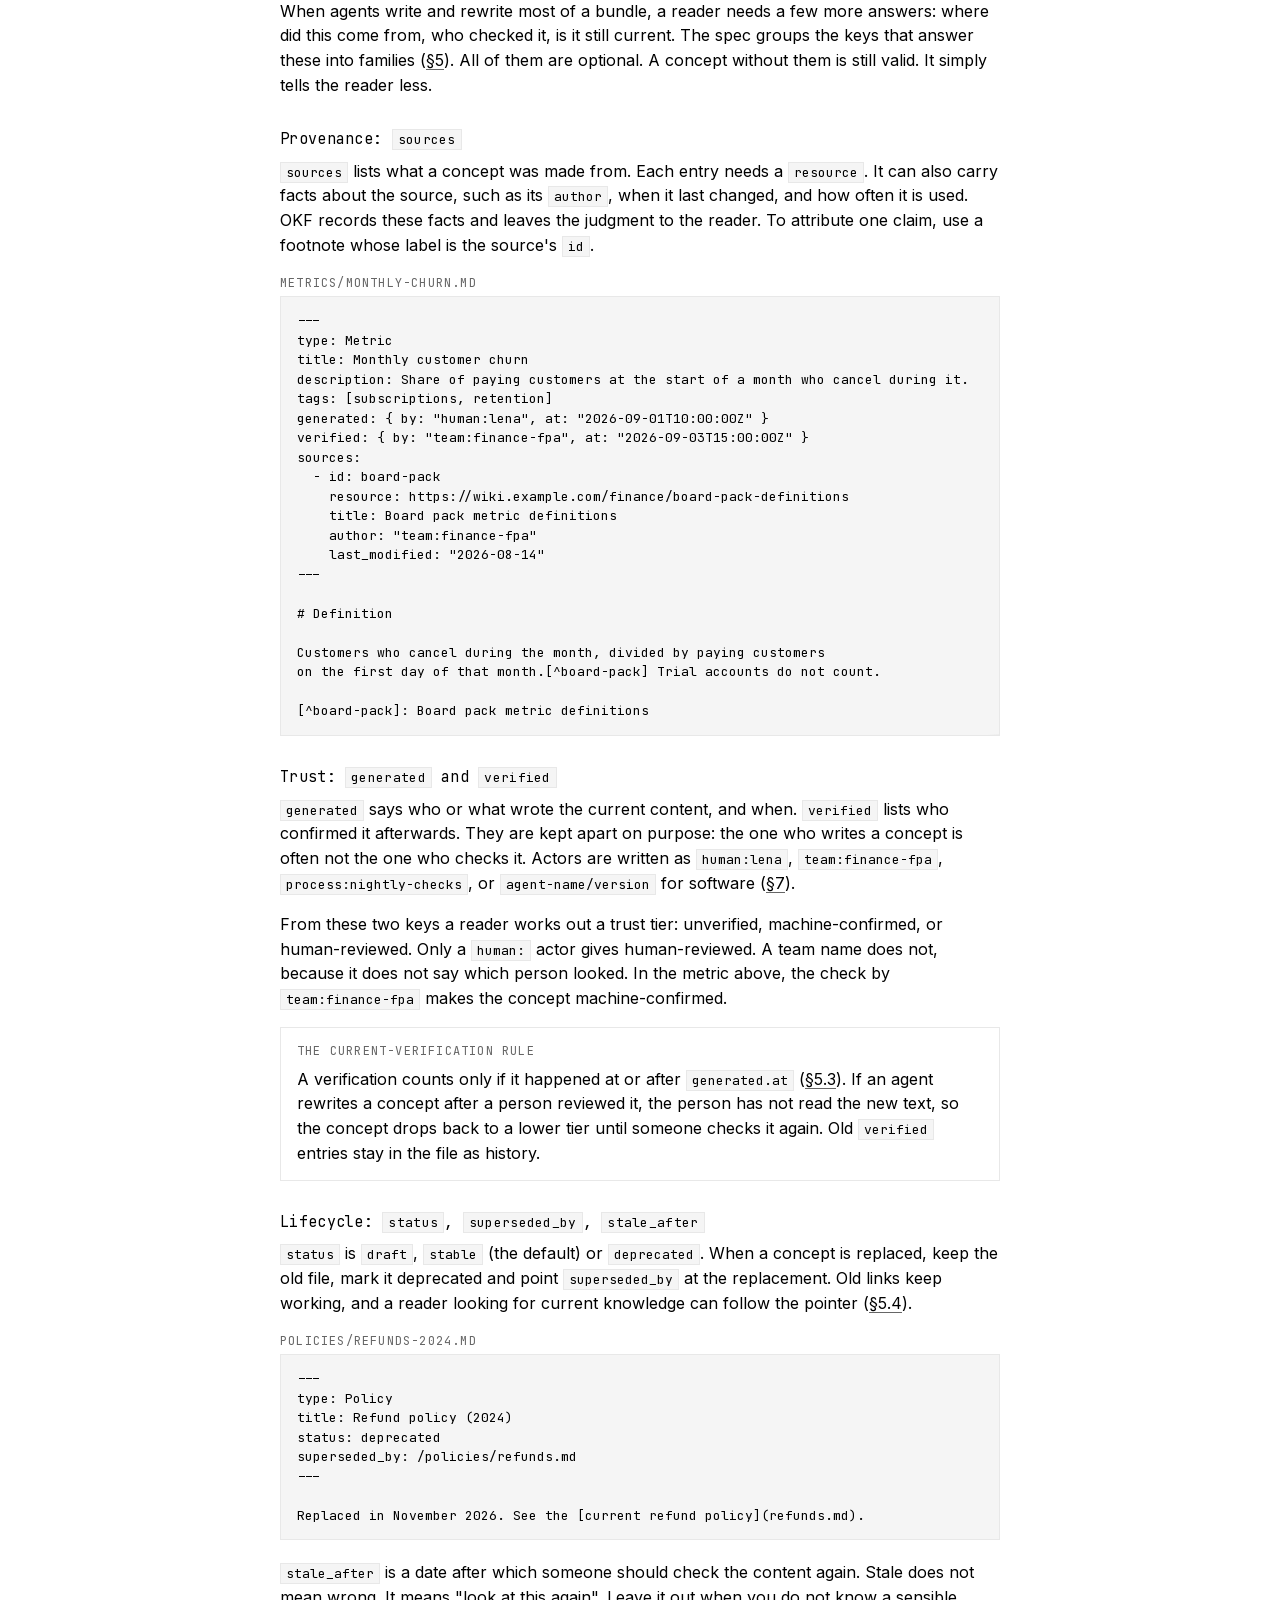
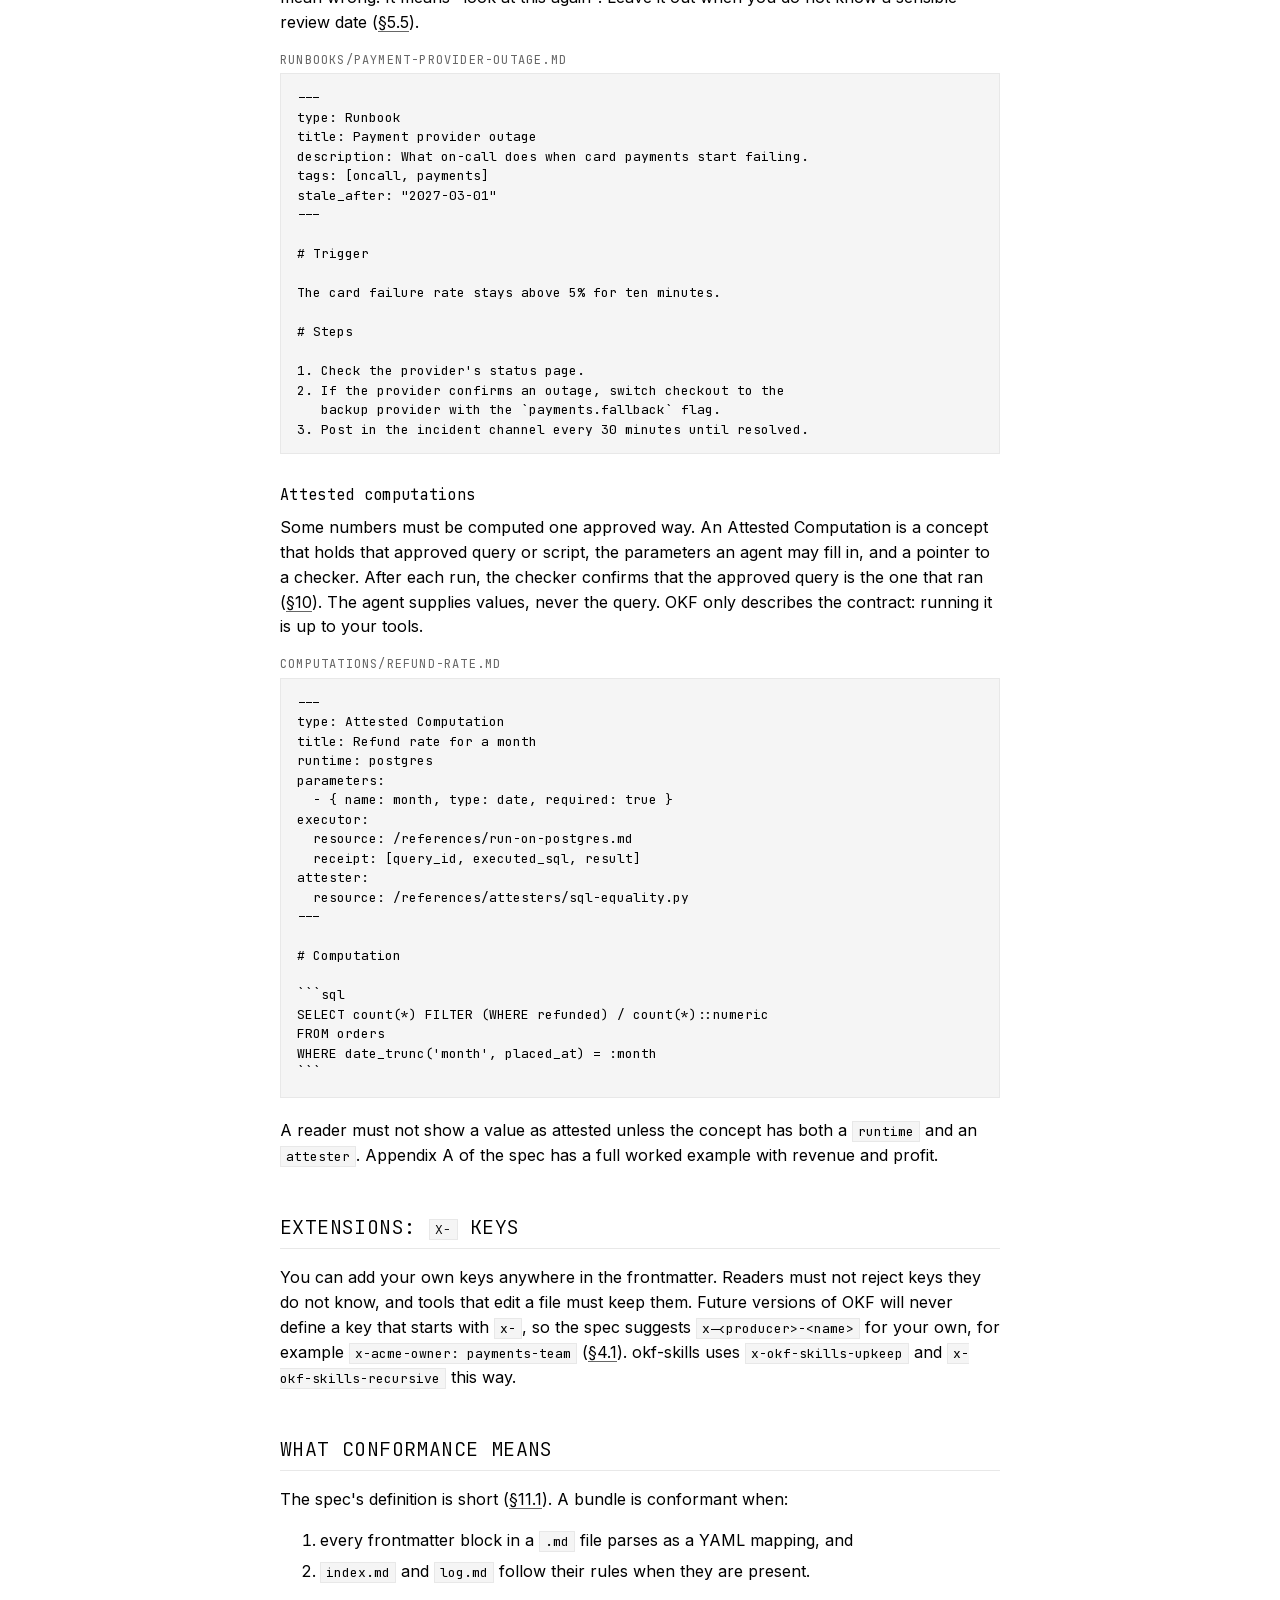
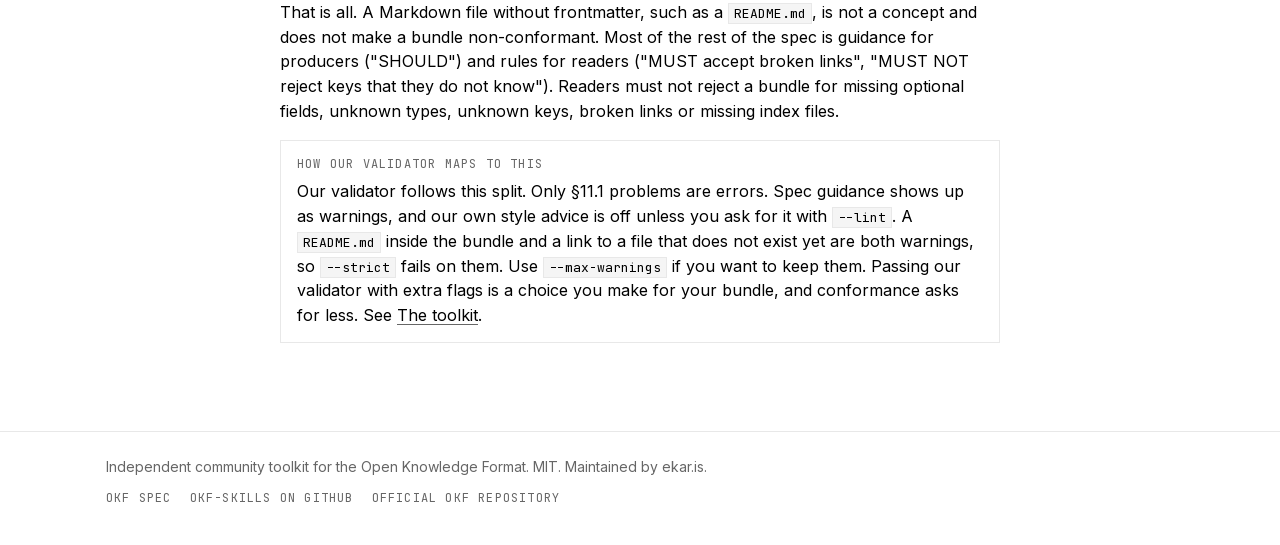
<file: docs/format.html>
<!doctype html>
<html lang="en">
<head>
<meta charset="utf-8">
<meta name="viewport" content="width=device-width,initial-scale=1">
<title>OKF in plain words · okf-skills</title>
<meta name="description" content="The Open Knowledge Format explained with examples: bundles, concepts, frontmatter, links, trust, lifecycle and conformance.">
<meta property="og:title" content="OKF in plain words · okf-skills">
<meta property="og:description" content="The Open Knowledge Format explained with examples: bundles, concepts, frontmatter, links, trust, lifecycle and conformance.">
<meta property="og:type" content="website">
<meta property="og:url" content="https://ekar-is.github.io/okf-skills/format.html">
<meta property="og:image" content="https://ekar-is.github.io/okf-skills/assets/og.png">
<meta name="twitter:card" content="summary_large_image">
<meta name="twitter:image" content="https://ekar-is.github.io/okf-skills/assets/og.png">
<link rel="canonical" href="https://ekar-is.github.io/okf-skills/format.html">
<link rel="stylesheet" href="assets/site.css">
<script src="assets/site.js"></script>
</head>
<body>
<a class="skip" href="#main">Skip to content</a>
<header class="site-header">
<div class="bar">
<a class="brand" href="index.html"><svg viewBox="0 0 22 22" aria-hidden="true" focusable="false"><rect width="22" height="22" fill="currentColor"/><path d="M12 0H22V10Z" fill="#c64526"/></svg>okf-skills</a>
<button class="nav-toggle" type="button" aria-expanded="false" aria-controls="site-nav">Menu</button>
<nav id="site-nav" class="site-nav" aria-label="Site">
<ul>
<li><a href="index.html">Home</a></li>
<li><a href="format.html" aria-current="page">OKF in plain words</a></li>
<li><a href="start.html">Getting started</a></li>
<li><a href="tools.html">Toolkit</a></li>
<li><a href="conventions.html">Conventions</a></li>
<li><a href="upgrade.html">Upgrade to v0.3</a></li>
<li><a href="contribute.html">Contribute</a></li>
<li><a href="demo.html">Demo: storefront</a></li>
<li><a href="catalog.html">Demo: data catalog</a></li>
<li><a href="self.html">This repo&#x27;s own bundle</a></li>
</ul>
</nav>
</div>
</header>
<main id="main">
<h1>OKF in plain words</h1>

<p class="lede">The Open Knowledge Format v0.3, explained with examples. It is a reading aid, not a replacement. When this explanation and the <a href="https://github.com/open-knowledge-format/open-knowledge-format/blob/main/SPEC.md">spec</a> disagree, the spec is right, and we would like to hear about it.</p>

<h2 id="bundle">The bundle</h2>

<p>A bundle is a folder. Every Markdown file in it that has a <code>type</code> in its frontmatter is a concept. Subfolders group concepts however you like: the spec does not prescribe a layout, and it does not depend on your domain (<a href="https://github.com/open-knowledge-format/open-knowledge-format/blob/main/SPEC.md#3-bundle-structure">§3</a>).</p>

<figure class="diagram">
<svg class="diagram-wide" viewBox="0 0 600 292" role="img" aria-labelledby="tree-title">
<title id="tree-title">A bundle folder with index.md, log.md and three subfolders of concepts</title>
<g fill="none" stroke="currentColor" stroke-width="1">
<rect x="1" y="1" width="150" height="30"/>
<path d="M30 31V278M30 62H60M30 98H60M30 134H60M30 242H60M30 278H60"/>
<path class="svg-muted" d="M80 140V206M80 170H92M80 206H92"/>
</g>
<g font-family="JetBrains Mono, monospace" font-size="13" fill="currentColor">
<text x="12" y="21">finance-kb/</text>
<text x="68" y="66">index.md</text>
<text x="68" y="102">log.md</text>
<text x="68" y="138">tables/</text>
<text x="100" y="174">orders.md</text>
<text x="100" y="210">refunds.md</text>
<text x="68" y="246">metrics/</text>
<text x="68" y="282">policies/</text>
</g>
<g font-family="JetBrains Mono, monospace" font-size="13" class="svg-muted" fill="currentColor">
<text x="220" y="66">listing + bundle metadata (optional)</text>
<text x="220" y="102">history of changes (optional)</text>
<text x="220" y="174">one file = one concept</text>
<text x="220" y="282">group folders any way you like</text>
</g>
</svg>
<svg class="diagram-narrow" viewBox="0 0 200 292" role="img" aria-labelledby="tree-title-narrow">
<title id="tree-title-narrow">A bundle folder with index.md, log.md and three subfolders of concepts</title>
<g fill="none" stroke="currentColor" stroke-width="1">
<rect x="1" y="1" width="150" height="30"/>
<path d="M30 31V278M30 62H60M30 98H60M30 134H60M30 242H60M30 278H60"/>
<path class="svg-muted" d="M80 140V206M80 170H92M80 206H92"/>
</g>
<g font-family="JetBrains Mono, monospace" font-size="13" fill="currentColor">
<text x="12" y="21">finance-kb/</text>
<text x="68" y="66">index.md</text>
<text x="68" y="102">log.md</text>
<text x="68" y="138">tables/</text>
<text x="100" y="174">orders.md</text>
<text x="100" y="210">refunds.md</text>
<text x="68" y="246">metrics/</text>
<text x="68" y="282">policies/</text>
</g>
</svg>
<figcaption>A small bundle. <code>index.md</code> lists what is there and holds the bundle metadata. <code>log.md</code> is the history of changes. Both are optional. Every other file is one concept, and folders group concepts any way you like. The path of a file, without <code>.md</code>, is the concept's ID: <code>tables/orders</code>.</figcaption>
</figure>

<p>A bundle can be its own git repository, a zip file, or a subfolder of a larger repository. The spec recommends git, because it gives you history and diffs for free. Files and folders whose names start with a dot are not part of the bundle. Non-Markdown files (images, SQL files, scripts) are assets: concepts can link to them, but they are not concepts.</p>

<h2 id="concept">A concept: frontmatter and body</h2>

<p>A concept file has two parts. The frontmatter is a YAML block between two <code>---</code> lines at the very top. The body is everything after it, written in standard Markdown (CommonMark), plus tables and footnotes (<a href="https://github.com/open-knowledge-format/open-knowledge-format/blob/main/SPEC.md#4-concept-documents">§4</a>).</p>

<p><code>type</code> is the only key that is always required. It is a short label of your choice, such as <code>Table</code>, <code>Metric</code>, <code>Policy</code> or <code>Runbook</code>. There is no official list, and readers must accept types they have never seen. The common optional keys are <code>title</code>, <code>description</code> (one sentence), <code>tags</code>, and <code>resource</code>, a URI for the real thing the concept describes, when there is one.</p>

<figure class="file">
<figcaption>tables/orders.md</figcaption>
<pre tabindex="0"><code>---
type: Warehouse Table
title: Orders
description: One row per completed customer order, all channels.
resource: postgres://analytics/public/orders
tags: [sales, orders]
---

# Schema

| Column        | Type      | Description                         |
|---------------|-----------|-------------------------------------|
| `order_id`    | text      | Unique order identifier.            |
| `customer_id` | text      | Joins to [customers](customers.md). |
| `total_eur`   | numeric   | Order total in euros, VAT included. |
| `placed_at`   | timestamp | When the customer paid.             |</code></pre>
</figure>

<p>A body has no required sections. The spec gives a conventional meaning to three headings: <code># Schema</code>, <code># Examples</code> and <code># Computation</code>. Use any other headings you need.</p>

<h2 id="links">Links and path fields</h2>

<p>Concepts point at each other with normal Markdown links, like <code>[customers](customers.md)</code> above. A link says that two concepts are related. The sentence around the link says how. Links that point at a file nobody has written yet are allowed: readers must accept broken links (<a href="https://github.com/open-knowledge-format/open-knowledge-format/blob/main/SPEC.md#6-links-and-paths">§6</a>).</p>

<p>Some frontmatter keys hold a path instead of prose. The spec calls them path fields: <code>resource</code>, <code>sources[].resource</code>, <code>superseded_by</code>, and the computation keys. Links and path fields follow the same rule, and both forms below are valid:</p>

<div tabindex="0" class="table-wrap"><table>
<thead><tr><th>Written as</th><th>Resolves from</th><th>Example</th></tr></thead>
<tbody>
<tr><td>Starts with <code>/</code></td><td>The bundle root</td><td><code>/tables/customers.md</code></td></tr>
<tr><td>Anything else</td><td>The folder of the file that contains it</td><td><code>customers.md</code>, <code>../tables/customers.md</code></td></tr>
<tr><td>Has a scheme</td><td>Nowhere, it is an external URL</td><td><code>https://wiki.example.com/refunds</code></td></tr>
</tbody>
</table></div>

<p>The spec does not prefer one in-bundle form over the other. We use the <code>/</code> form for path fields in our own bundles, and say why on <a href="conventions.html">Spec and our conventions</a>.</p>

<h2 id="index-log">index.md and log.md</h2>

<p>Two filenames are reserved at every level of the bundle and are never concepts (<a href="https://github.com/open-knowledge-format/open-knowledge-format/blob/main/SPEC.md#8-index-files">§8</a>, <a href="https://github.com/open-knowledge-format/open-knowledge-format/blob/main/SPEC.md#9-log-files">§9</a>).</p>

<p><code>index.md</code> lists what a folder contains, so a person or an agent can see what is there before opening every file. Only the index at the bundle root may have frontmatter, and it describes the bundle as a whole:</p>

<figure class="file">
<figcaption>index.md (bundle root)</figcaption>
<pre tabindex="0"><code>---
okf_version: "0.3"
title: Finance knowledge
description: Tables, metrics and policies for the finance team. Use it for revenue and refund questions.
license: CC-BY-4.0
---

# Tables

* [Orders](tables/orders.md) - One row per completed customer order, all channels.

# Policies

* [Expense approval](policies/expense-approval.md) - Who approves what, and when.</code></pre>
</figure>

<p><code>log.md</code> is a history of changes, grouped under date headings, newest first. It has no frontmatter, and the date headings must be <code>YYYY-MM-DD</code>.</p>

<figure class="file">
<figcaption>log.md</figcaption>
<pre tabindex="0"><code># Update log

## 2026-11-20
* **Deprecation**: retired the old [refund policy](policies/refunds-2024.md).

## 2026-10-02
* **Creation**: added the [orders table](tables/orders.md).</code></pre>
</figure>

<h2 id="families">Optional metadata: source, trust, freshness</h2>

<p>When agents write and rewrite most of a bundle, a reader needs a few more answers: where did this come from, who checked it, is it still current. The spec groups the keys that answer these into families (<a href="https://github.com/open-knowledge-format/open-knowledge-format/blob/main/SPEC.md#5-provenance-trust-and-lifecycle">§5</a>). All of them are optional. A concept without them is still valid. It simply tells the reader less.</p>

<h3 id="provenance">Provenance: <code>sources</code></h3>

<p><code>sources</code> lists what a concept was made from. Each entry needs a <code>resource</code>. It can also carry facts about the source, such as its <code>author</code>, when it last changed, and how often it is used. OKF records these facts and leaves the judgment to the reader. To attribute one claim, use a footnote whose label is the source's <code>id</code>.</p>

<figure class="file">
<figcaption>metrics/monthly-churn.md</figcaption>
<pre tabindex="0"><code>---
type: Metric
title: Monthly customer churn
description: Share of paying customers at the start of a month who cancel during it.
tags: [subscriptions, retention]
generated: { by: "human:lena", at: "2026-09-01T10:00:00Z" }
verified: { by: "team:finance-fpa", at: "2026-09-03T15:00:00Z" }
sources:
  - id: board-pack
    resource: https://wiki.example.com/finance/board-pack-definitions
    title: Board pack metric definitions
    author: "team:finance-fpa"
    last_modified: "2026-08-14"
---

# Definition

Customers who cancel during the month, divided by paying customers
on the first day of that month.[^board-pack] Trial accounts do not count.

[^board-pack]: Board pack metric definitions</code></pre>
</figure>

<h3 id="trust">Trust: <code>generated</code> and <code>verified</code></h3>

<p><code>generated</code> says who or what wrote the current content, and when. <code>verified</code> lists who confirmed it afterwards. They are kept apart on purpose: the one who writes a concept is often not the one who checks it. Actors are written as <code>human:lena</code>, <code>team:finance-fpa</code>, <code>process:nightly-checks</code>, or <code>agent-name/version</code> for software (<a href="https://github.com/open-knowledge-format/open-knowledge-format/blob/main/SPEC.md#7-actor-convention">§7</a>).</p>

<p>From these two keys a reader works out a trust tier: unverified, machine-confirmed, or human-reviewed. Only a <code>human:</code> actor gives human-reviewed. A team name does not, because it does not say which person looked. In the metric above, the check by <code>team:finance-fpa</code> makes the concept machine-confirmed.</p>

<div class="callout">
<span class="label">The current-verification rule</span>
<p>A verification counts only if it happened at or after <code>generated.at</code> (<a href="https://github.com/open-knowledge-format/open-knowledge-format/blob/main/SPEC.md#53-trust-tiers">§5.3</a>). If an agent rewrites a concept after a person reviewed it, the person has not read the new text, so the concept drops back to a lower tier until someone checks it again. Old <code>verified</code> entries stay in the file as history.</p>
</div>

<h3 id="lifecycle">Lifecycle: <code>status</code>, <code>superseded_by</code>, <code>stale_after</code></h3>

<p><code>status</code> is <code>draft</code>, <code>stable</code> (the default) or <code>deprecated</code>. When a concept is replaced, keep the old file, mark it deprecated and point <code>superseded_by</code> at the replacement. Old links keep working, and a reader looking for current knowledge can follow the pointer (<a href="https://github.com/open-knowledge-format/open-knowledge-format/blob/main/SPEC.md#54-lifecycle-status-and-superseded_by">§5.4</a>).</p>

<figure class="file">
<figcaption>policies/refunds-2024.md</figcaption>
<pre tabindex="0"><code>---
type: Policy
title: Refund policy (2024)
status: deprecated
superseded_by: /policies/refunds.md
---

Replaced in November 2026. See the [current refund policy](refunds.md).</code></pre>
</figure>

<p><code>stale_after</code> is a date after which someone should check the content again. Stale does not mean wrong. It means "look at this again". Leave it out when you do not know a sensible review date (<a href="https://github.com/open-knowledge-format/open-knowledge-format/blob/main/SPEC.md#55-lifecycle-stale_after">§5.5</a>).</p>

<figure class="file">
<figcaption>runbooks/payment-provider-outage.md</figcaption>
<pre tabindex="0"><code>---
type: Runbook
title: Payment provider outage
description: What on-call does when card payments start failing.
tags: [oncall, payments]
stale_after: "2027-03-01"
---

# Trigger

The card failure rate stays above 5% for ten minutes.

# Steps

1. Check the provider's status page.
2. If the provider confirms an outage, switch checkout to the
   backup provider with the `payments.fallback` flag.
3. Post in the incident channel every 30 minutes until resolved.</code></pre>
</figure>

<h3 id="attested">Attested computations</h3>

<p>Some numbers must be computed one approved way. An Attested Computation is a concept that holds that approved query or script, the parameters an agent may fill in, and a pointer to a checker. After each run, the checker confirms that the approved query is the one that ran (<a href="https://github.com/open-knowledge-format/open-knowledge-format/blob/main/SPEC.md#10-attested-computations">§10</a>). The agent supplies values, never the query. OKF only describes the contract: running it is up to your tools.</p>

<figure class="file">
<figcaption>computations/refund-rate.md</figcaption>
<pre tabindex="0"><code>---
type: Attested Computation
title: Refund rate for a month
runtime: postgres
parameters:
  - { name: month, type: date, required: true }
executor:
  resource: /references/run-on-postgres.md
  receipt: [query_id, executed_sql, result]
attester:
  resource: /references/attesters/sql-equality.py
---

# Computation

```sql
SELECT count(*) FILTER (WHERE refunded) / count(*)::numeric
FROM orders
WHERE date_trunc('month', placed_at) = :month
```</code></pre>
</figure>

<p>A reader must not show a value as attested unless the concept has both a <code>runtime</code> and an <code>attester</code>. Appendix A of the spec has a full worked example with revenue and profit.</p>

<h2 id="extensions">Extensions: <code>x-</code> keys</h2>

<p>You can add your own keys anywhere in the frontmatter. Readers must not reject keys they do not know, and tools that edit a file must keep them. Future versions of OKF will never define a key that starts with <code>x-</code>, so the spec suggests <code>x-&lt;producer&gt;-&lt;name&gt;</code> for your own, for example <code>x-acme-owner: payments-team</code> (<a href="https://github.com/open-knowledge-format/open-knowledge-format/blob/main/SPEC.md#41-frontmatter">§4.1</a>). okf-skills uses <code>x-okf-skills-upkeep</code> and <code>x-okf-skills-recursive</code> this way.</p>

<h2 id="conformance">What conformance means</h2>

<p>The spec's definition is short (<a href="https://github.com/open-knowledge-format/open-knowledge-format/blob/main/SPEC.md#111-bundle-conformance">§11.1</a>). A bundle is conformant when:</p>

<ol>
<li>every frontmatter block in a <code>.md</code> file parses as a YAML mapping, and</li>
<li><code>index.md</code> and <code>log.md</code> follow their rules when they are present.</li>
</ol>

<p>That is all. A Markdown file without frontmatter, such as a <code>README.md</code>, is not a concept and does not make a bundle non-conformant. Most of the rest of the spec is guidance for producers ("SHOULD") and rules for readers ("MUST accept broken links", "MUST NOT reject keys that they do not know"). Readers must not reject a bundle for missing optional fields, unknown types, unknown keys, broken links or missing index files.</p>

<div class="callout">
<span class="label">How our validator maps to this</span>
<p>Our validator follows this split. Only §11.1 problems are errors. Spec guidance shows up as warnings, and our own style advice is off unless you ask for it with <code>--lint</code>. A <code>README.md</code> inside the bundle and a link to a file that does not exist yet are both warnings, so <code>--strict</code> fails on them. Use <code>--max-warnings</code> if you want to keep them. Passing our validator with extra flags is a choice you make for your bundle, and conformance asks for less. See <a href="tools.html#validate">The toolkit</a>.</p>
</div>
</main>
<footer class="site-footer">
<div class="bar">
<p>Independent community toolkit for the Open Knowledge Format. MIT. Maintained by ekar.is.</p>
<ul>
<li><a href="https://github.com/open-knowledge-format/open-knowledge-format/blob/main/SPEC.md">OKF spec</a></li>
<li><a href="https://github.com/ekar-is/okf-skills">okf-skills on GitHub</a></li>
<li><a href="https://github.com/open-knowledge-format/open-knowledge-format">Official OKF repository</a></li>
</ul>
</div>
</footer>
</body>
</html>
</file>
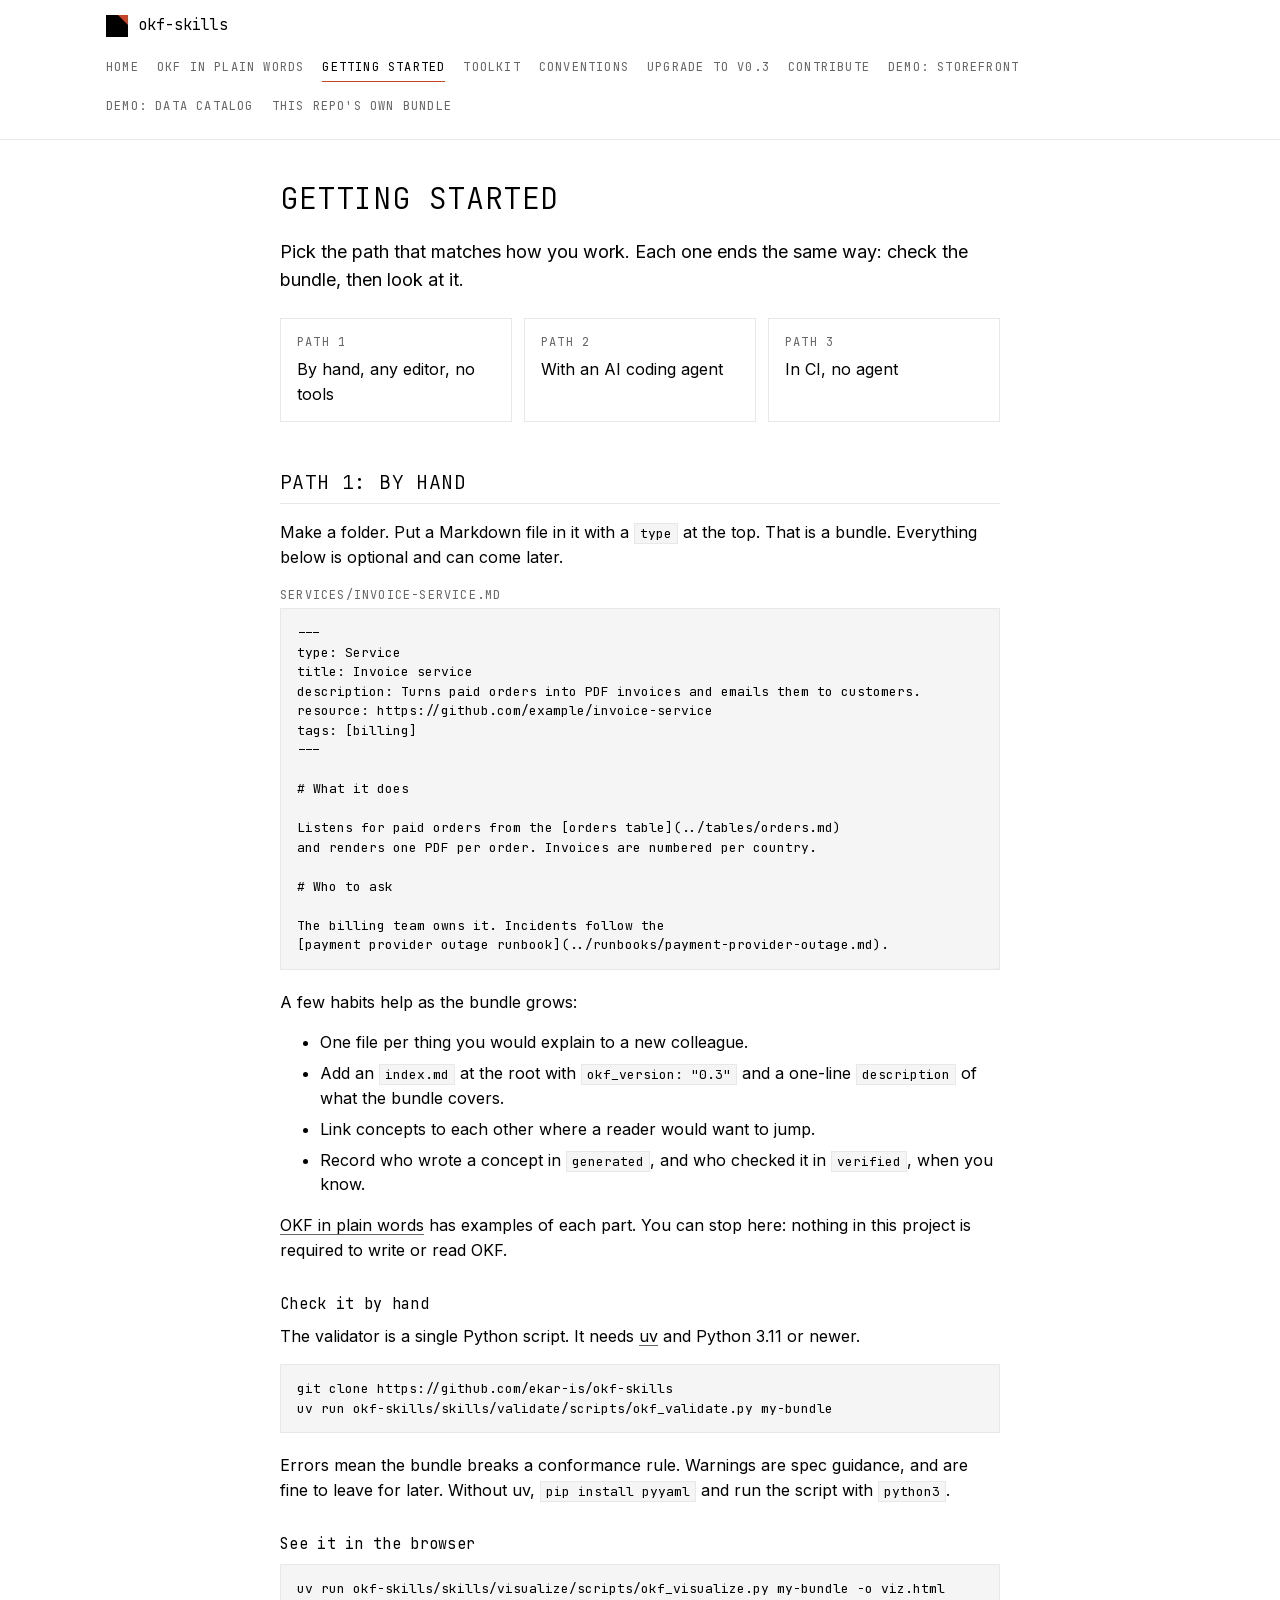
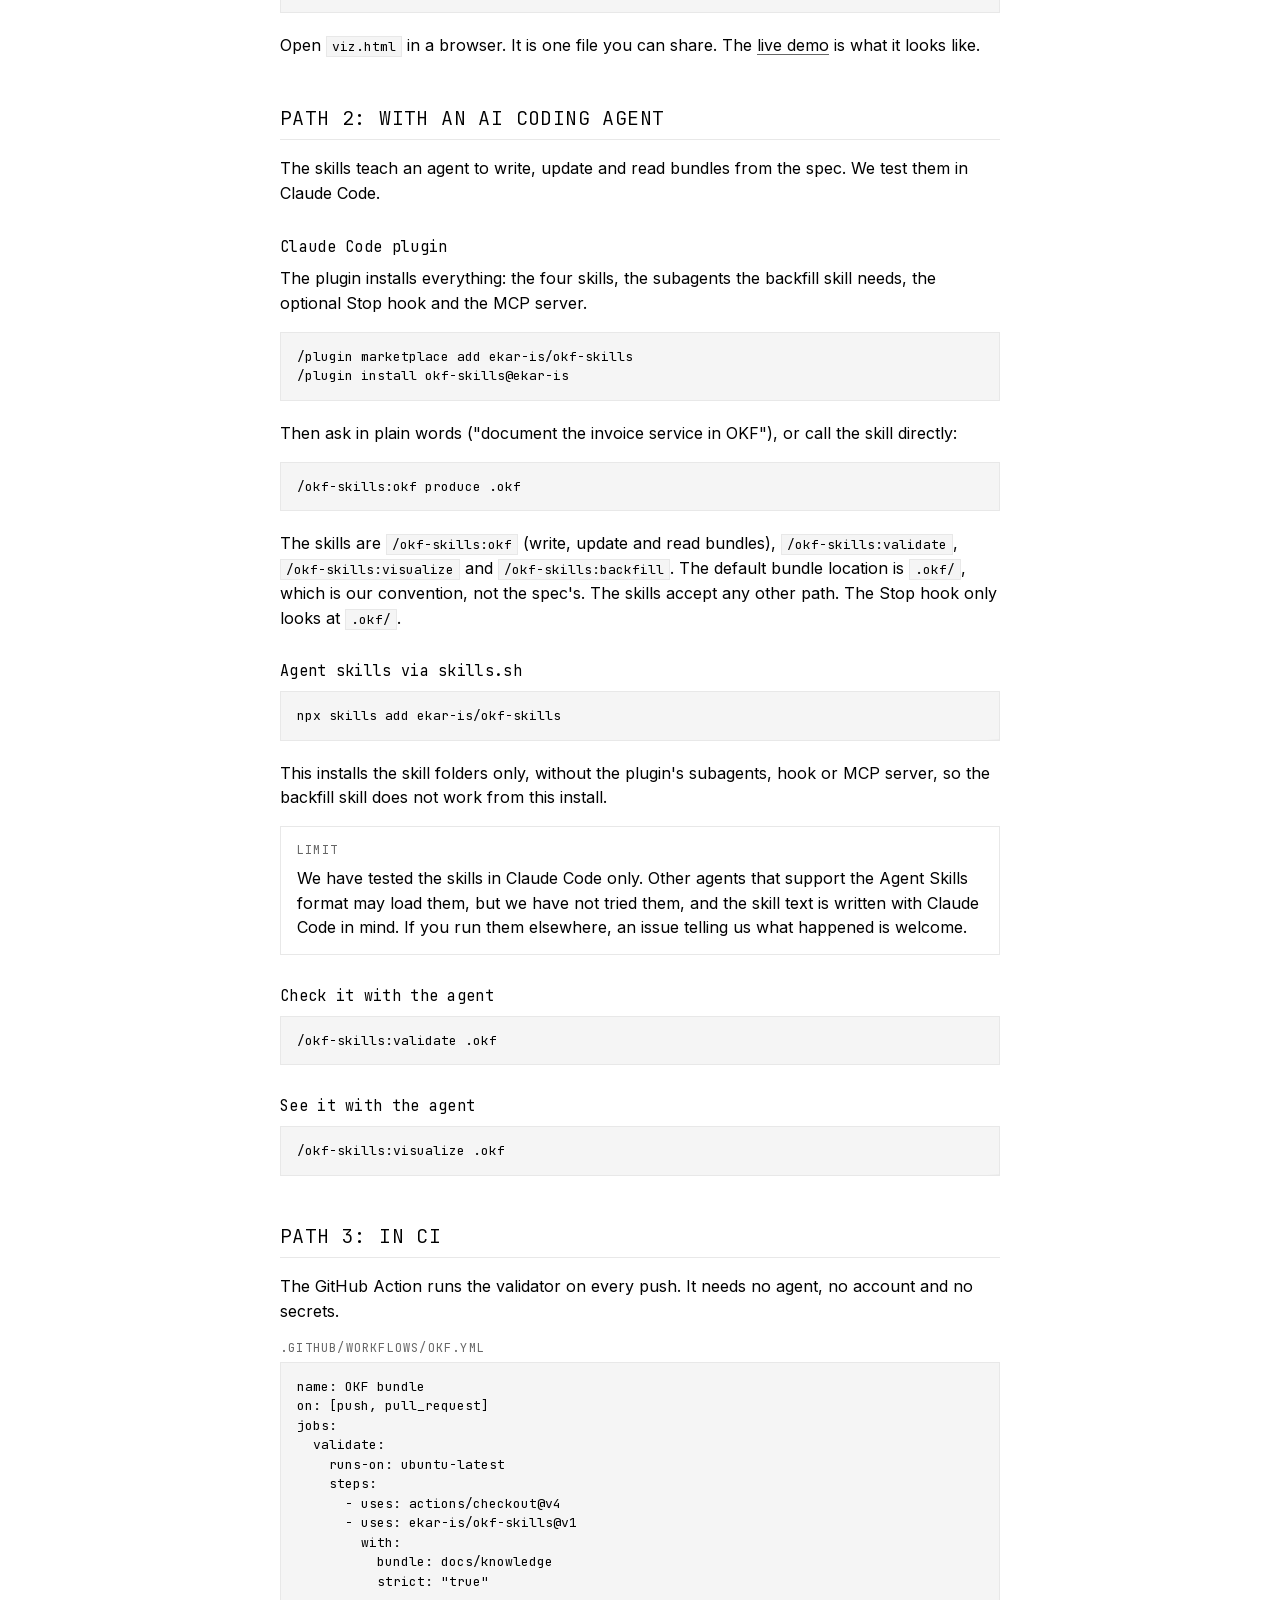
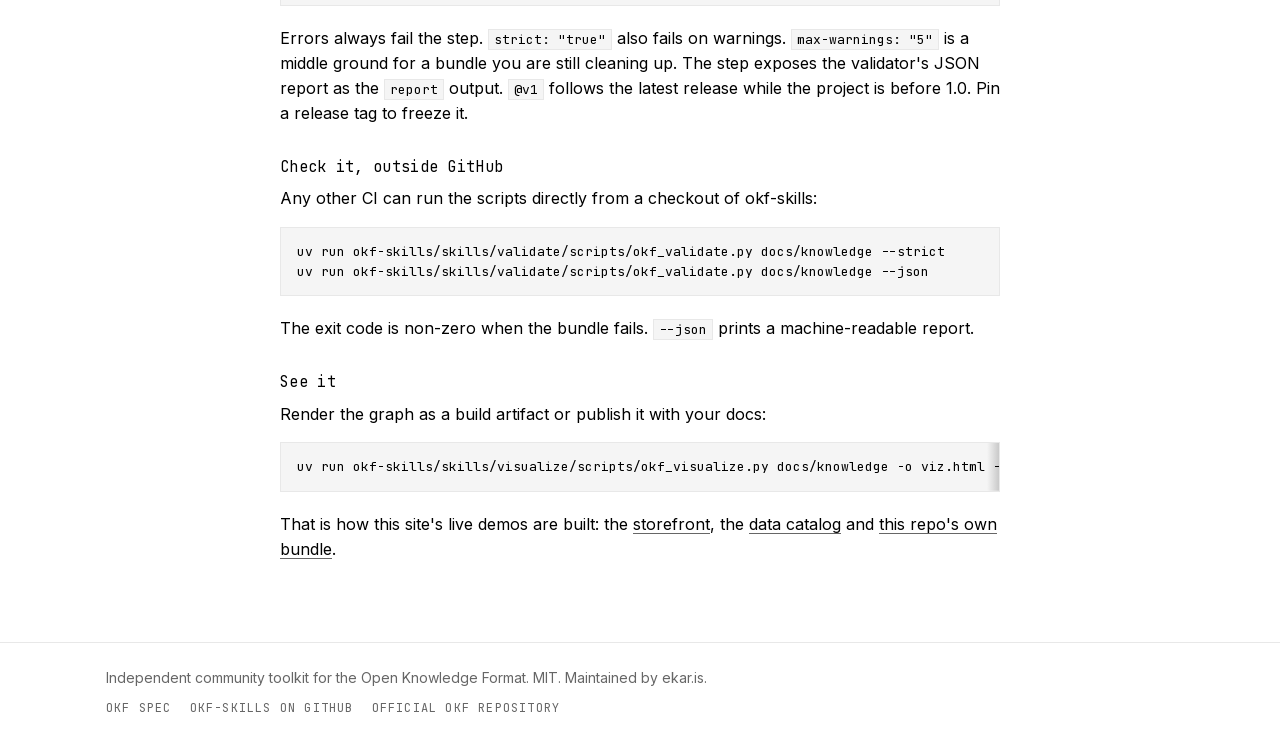
<file: docs/start.html>
<!doctype html>
<html lang="en">
<head>
<meta charset="utf-8">
<meta name="viewport" content="width=device-width,initial-scale=1">
<title>Getting started · okf-skills</title>
<meta name="description" content="Three ways to start an OKF bundle: by hand, with an AI coding agent, or in CI.">
<meta property="og:title" content="Getting started · okf-skills">
<meta property="og:description" content="Three ways to start an OKF bundle: by hand, with an AI coding agent, or in CI.">
<meta property="og:type" content="website">
<meta property="og:url" content="https://ekar-is.github.io/okf-skills/start.html">
<meta property="og:image" content="https://ekar-is.github.io/okf-skills/assets/og.png">
<meta name="twitter:card" content="summary_large_image">
<meta name="twitter:image" content="https://ekar-is.github.io/okf-skills/assets/og.png">
<link rel="canonical" href="https://ekar-is.github.io/okf-skills/start.html">
<link rel="stylesheet" href="assets/site.css">
<script src="assets/site.js"></script>
</head>
<body>
<a class="skip" href="#main">Skip to content</a>
<header class="site-header">
<div class="bar">
<a class="brand" href="index.html"><svg viewBox="0 0 22 22" aria-hidden="true" focusable="false"><rect width="22" height="22" fill="currentColor"/><path d="M12 0H22V10Z" fill="#c64526"/></svg>okf-skills</a>
<button class="nav-toggle" type="button" aria-expanded="false" aria-controls="site-nav">Menu</button>
<nav id="site-nav" class="site-nav" aria-label="Site">
<ul>
<li><a href="index.html">Home</a></li>
<li><a href="format.html">OKF in plain words</a></li>
<li><a href="start.html" aria-current="page">Getting started</a></li>
<li><a href="tools.html">Toolkit</a></li>
<li><a href="conventions.html">Conventions</a></li>
<li><a href="upgrade.html">Upgrade to v0.3</a></li>
<li><a href="contribute.html">Contribute</a></li>
<li><a href="demo.html">Demo: storefront</a></li>
<li><a href="catalog.html">Demo: data catalog</a></li>
<li><a href="self.html">This repo&#x27;s own bundle</a></li>
</ul>
</nav>
</div>
</header>
<main id="main">
<h1>Getting started</h1>

<p class="lede">Pick the path that matches how you work. Each one ends the same way: check the bundle, then look at it.</p>

<div class="cards">
<a class="card" href="#hand"><span class="label">Path 1</span><span>By hand, any editor, no tools</span></a>
<a class="card" href="#agent"><span class="label">Path 2</span><span>With an AI coding agent</span></a>
<a class="card" href="#ci"><span class="label">Path 3</span><span>In CI, no agent</span></a>
</div>

<h2 id="hand">Path 1: by hand</h2>

<p>Make a folder. Put a Markdown file in it with a <code>type</code> at the top. That is a bundle. Everything below is optional and can come later.</p>

<figure class="file">
<figcaption>services/invoice-service.md</figcaption>
<pre tabindex="0"><code>---
type: Service
title: Invoice service
description: Turns paid orders into PDF invoices and emails them to customers.
resource: https://github.com/example/invoice-service
tags: [billing]
---

# What it does

Listens for paid orders from the [orders table](../tables/orders.md)
and renders one PDF per order. Invoices are numbered per country.

# Who to ask

The billing team owns it. Incidents follow the
[payment provider outage runbook](../runbooks/payment-provider-outage.md).</code></pre>
</figure>

<p>A few habits help as the bundle grows:</p>

<ul>
<li>One file per thing you would explain to a new colleague.</li>
<li>Add an <code>index.md</code> at the root with <code>okf_version: "0.3"</code> and a one-line <code>description</code> of what the bundle covers.</li>
<li>Link concepts to each other where a reader would want to jump.</li>
<li>Record who wrote a concept in <code>generated</code>, and who checked it in <code>verified</code>, when you know.</li>
</ul>

<p><a href="format.html">OKF in plain words</a> has examples of each part. You can stop here: nothing in this project is required to write or read OKF.</p>

<h3 id="hand-check">Check it by hand</h3>

<p>The validator is a single Python script. It needs <a href="https://docs.astral.sh/uv/">uv</a> and Python 3.11 or newer.</p>

<pre tabindex="0"><code>git clone https://github.com/ekar-is/okf-skills
uv run okf-skills/skills/validate/scripts/okf_validate.py my-bundle</code></pre>

<p>Errors mean the bundle breaks a conformance rule. Warnings are spec guidance, and are fine to leave for later. Without uv, <code>pip install pyyaml</code> and run the script with <code>python3</code>.</p>

<h3 id="hand-see">See it in the browser</h3>

<pre tabindex="0"><code>uv run okf-skills/skills/visualize/scripts/okf_visualize.py my-bundle -o viz.html</code></pre>

<p>Open <code>viz.html</code> in a browser. It is one file you can share. The <a href="demo.html">live demo</a> is what it looks like.</p>

<h2 id="agent">Path 2: with an AI coding agent</h2>

<p>The skills teach an agent to write, update and read bundles from the spec. We test them in Claude Code.</p>

<h3>Claude Code plugin</h3>

<p>The plugin installs everything: the four skills, the subagents the backfill skill needs, the optional Stop hook and the MCP server.</p>

<pre tabindex="0"><code>/plugin marketplace add ekar-is/okf-skills
/plugin install okf-skills@ekar-is</code></pre>

<p>Then ask in plain words ("document the invoice service in OKF"), or call the skill directly:</p>

<pre tabindex="0"><code>/okf-skills:okf produce .okf</code></pre>

<p>The skills are <code>/okf-skills:okf</code> (write, update and read bundles), <code>/okf-skills:validate</code>, <code>/okf-skills:visualize</code> and <code>/okf-skills:backfill</code>. The default bundle location is <code>.okf/</code>, which is our convention, not the spec's. The skills accept any other path. The Stop hook only looks at <code>.okf/</code>.</p>

<h3>Agent skills via skills.sh</h3>

<pre tabindex="0"><code>npx skills add ekar-is/okf-skills</code></pre>

<p>This installs the skill folders only, without the plugin's subagents, hook or MCP server, so the backfill skill does not work from this install.</p>

<div class="callout">
<span class="label">Limit</span>
<p>We have tested the skills in Claude Code only. Other agents that support the Agent Skills format may load them, but we have not tried them, and the skill text is written with Claude Code in mind. If you run them elsewhere, an issue telling us what happened is welcome.</p>
</div>

<h3 id="agent-check">Check it with the agent</h3>

<pre tabindex="0"><code>/okf-skills:validate .okf</code></pre>

<h3 id="agent-see">See it with the agent</h3>

<pre tabindex="0"><code>/okf-skills:visualize .okf</code></pre>

<h2 id="ci">Path 3: in CI</h2>

<p>The GitHub Action runs the validator on every push. It needs no agent, no account and no secrets.</p>

<figure class="file">
<figcaption>.github/workflows/okf.yml</figcaption>
<pre tabindex="0"><code>name: OKF bundle
on: [push, pull_request]
jobs:
  validate:
    runs-on: ubuntu-latest
    steps:
      - uses: actions/checkout@v4
      - uses: ekar-is/okf-skills@v1
        with:
          bundle: docs/knowledge
          strict: "true"</code></pre>
</figure>

<p>Errors always fail the step. <code>strict: "true"</code> also fails on warnings. <code>max-warnings: "5"</code> is a middle ground for a bundle you are still cleaning up. The step exposes the validator's JSON report as the <code>report</code> output. <code>@v1</code> follows the latest release while the project is before 1.0. Pin a release tag to freeze it.</p>

<h3>Check it, outside GitHub</h3>

<p>Any other CI can run the scripts directly from a checkout of okf-skills:</p>

<pre tabindex="0"><code>uv run okf-skills/skills/validate/scripts/okf_validate.py docs/knowledge --strict
uv run okf-skills/skills/validate/scripts/okf_validate.py docs/knowledge --json</code></pre>

<p>The exit code is non-zero when the bundle fails. <code>--json</code> prints a machine-readable report.</p>

<h3>See it</h3>

<p>Render the graph as a build artifact or publish it with your docs:</p>

<pre tabindex="0"><code>uv run okf-skills/skills/visualize/scripts/okf_visualize.py docs/knowledge -o viz.html --title "Finance knowledge"</code></pre>

<p>That is how this site's live demos are built: the <a href="demo.html">storefront</a>, the <a href="catalog.html">data catalog</a> and <a href="self.html">this repo's own bundle</a>.</p>
</main>
<footer class="site-footer">
<div class="bar">
<p>Independent community toolkit for the Open Knowledge Format. MIT. Maintained by ekar.is.</p>
<ul>
<li><a href="https://github.com/open-knowledge-format/open-knowledge-format/blob/main/SPEC.md">OKF spec</a></li>
<li><a href="https://github.com/ekar-is/okf-skills">okf-skills on GitHub</a></li>
<li><a href="https://github.com/open-knowledge-format/open-knowledge-format">Official OKF repository</a></li>
</ul>
</div>
</footer>
</body>
</html>
</file>
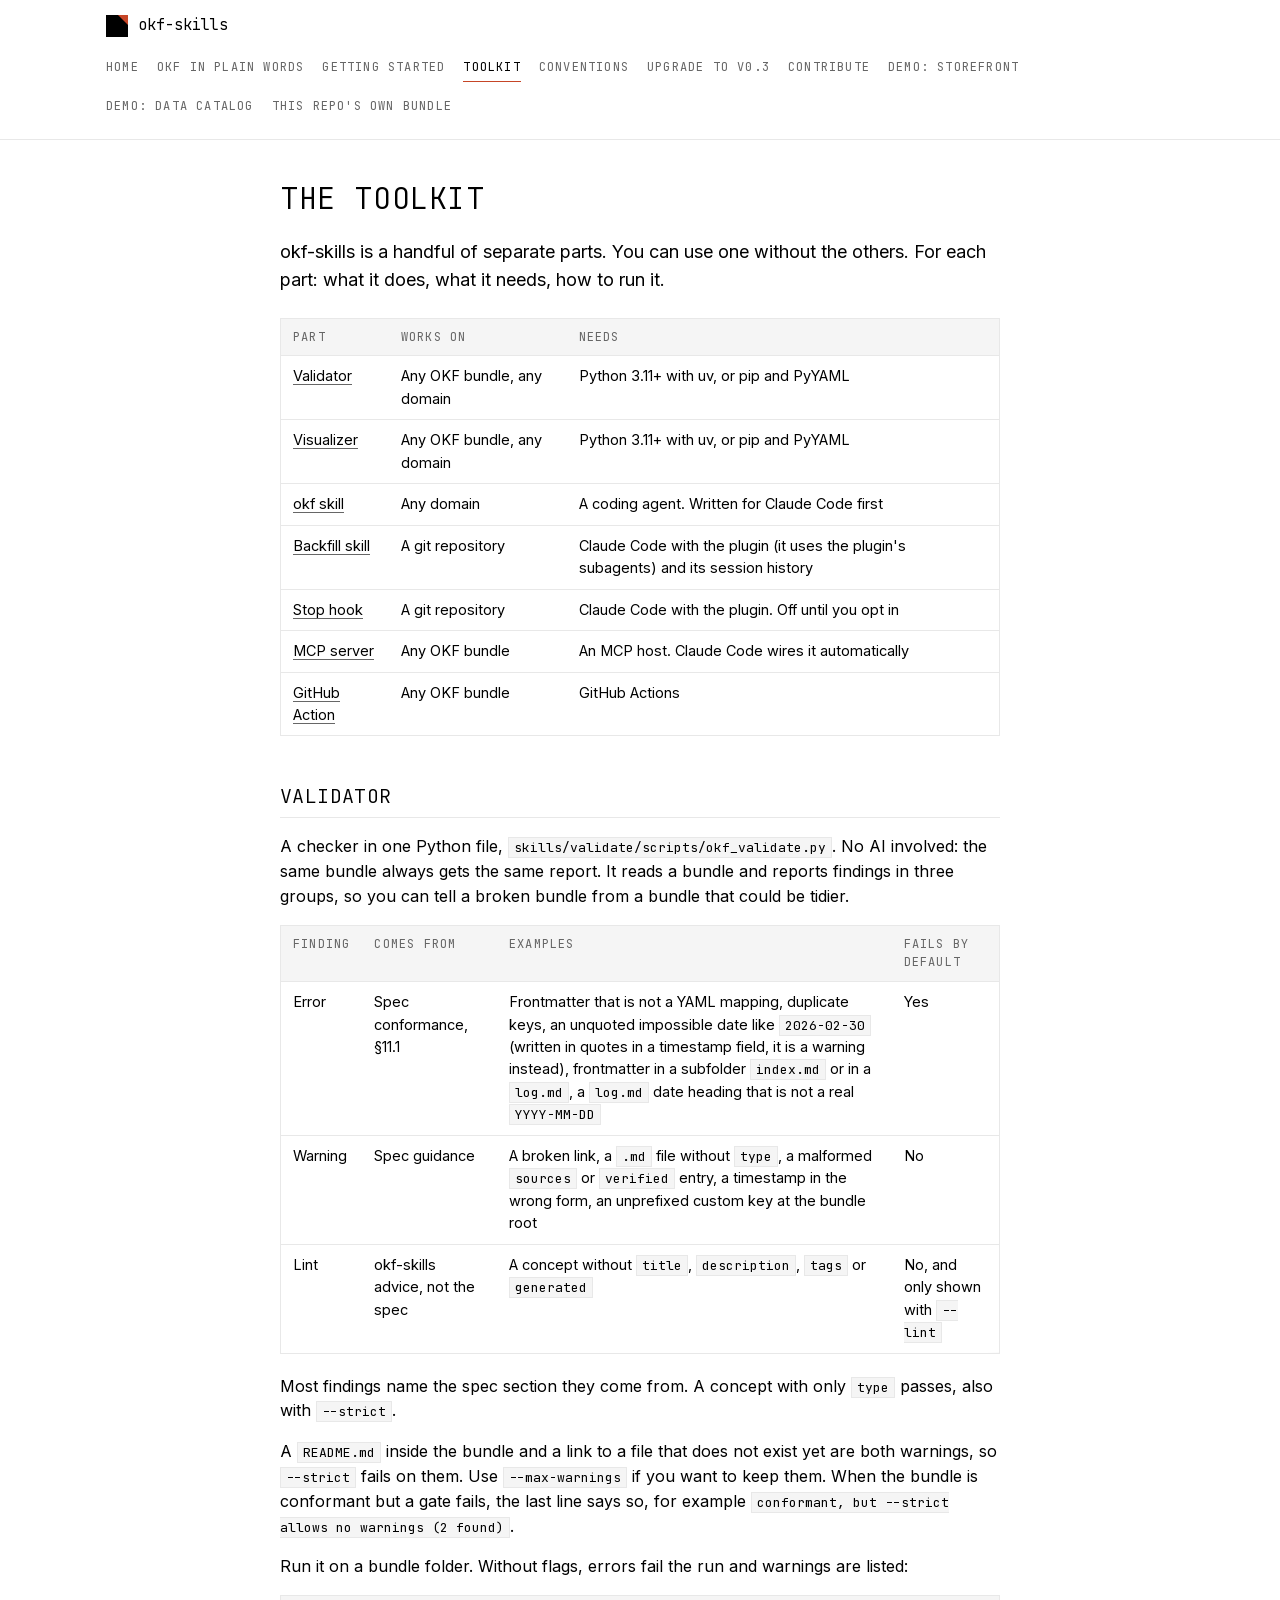
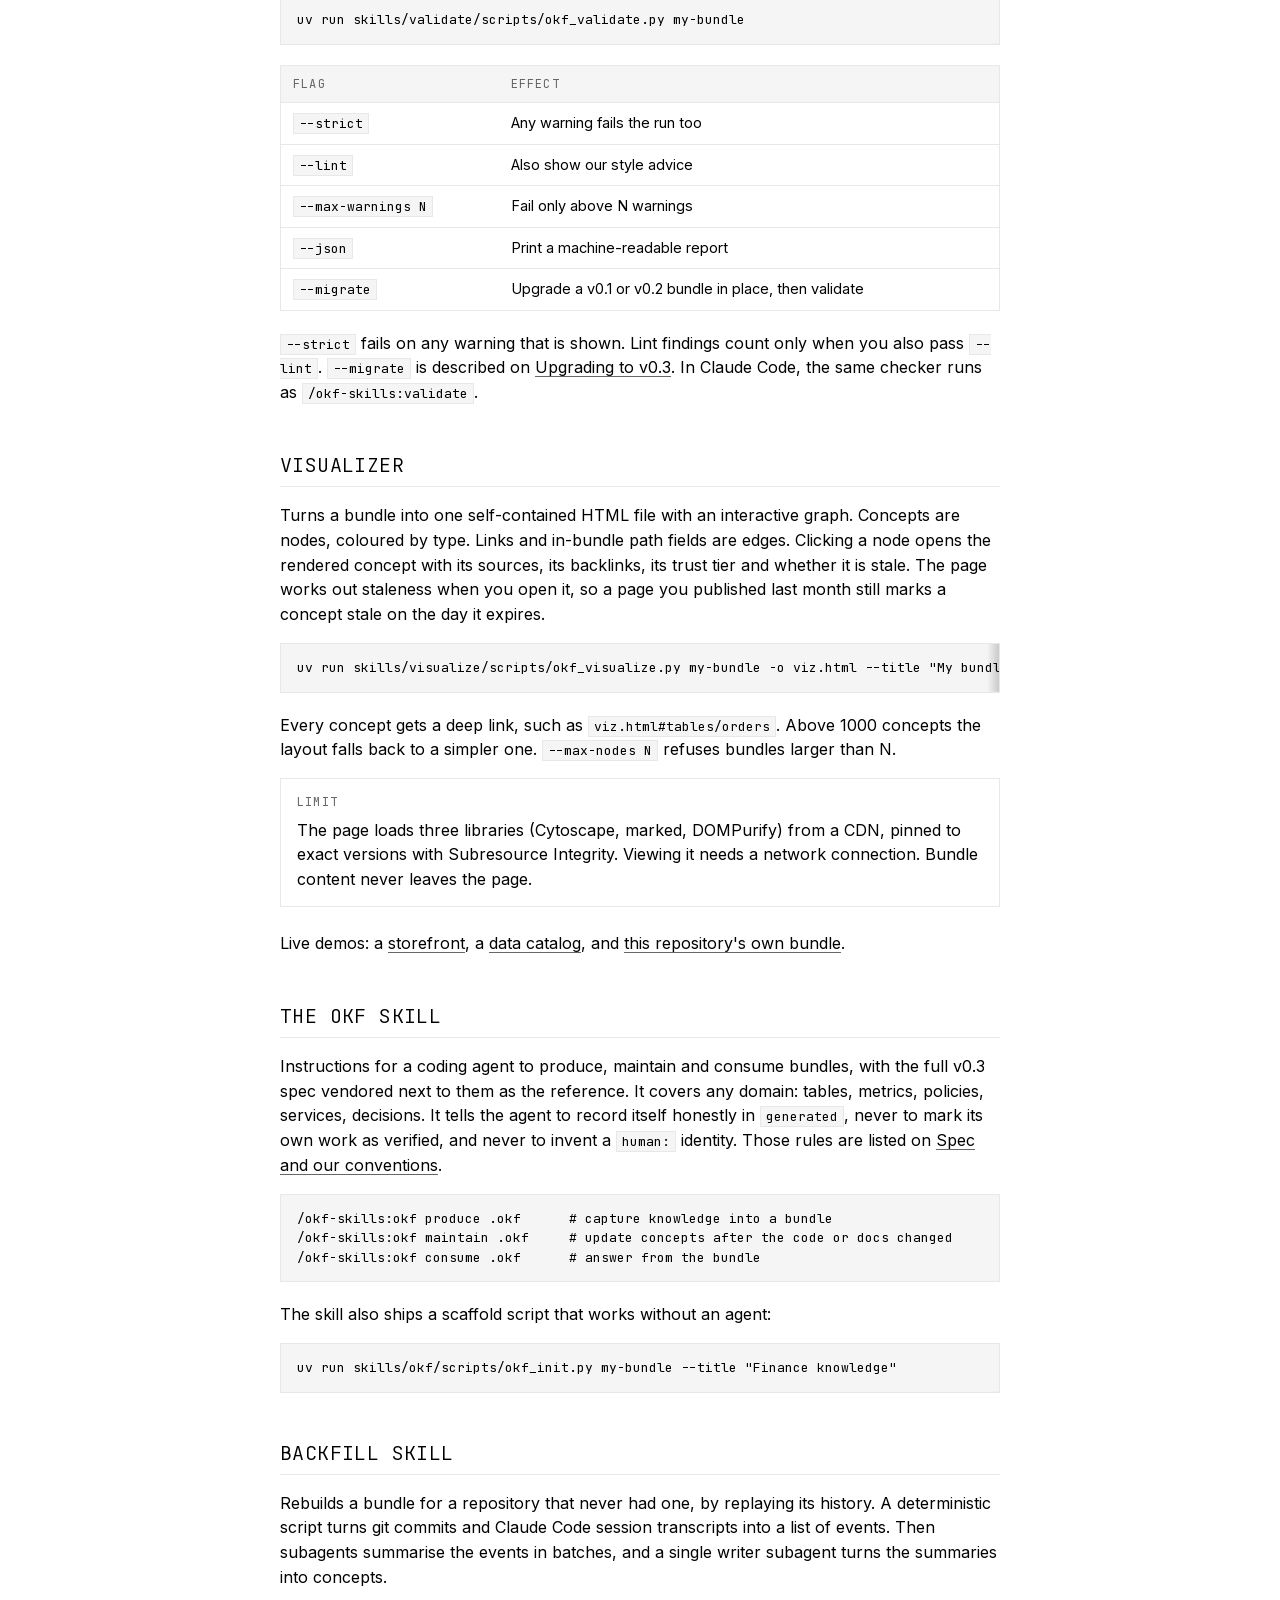
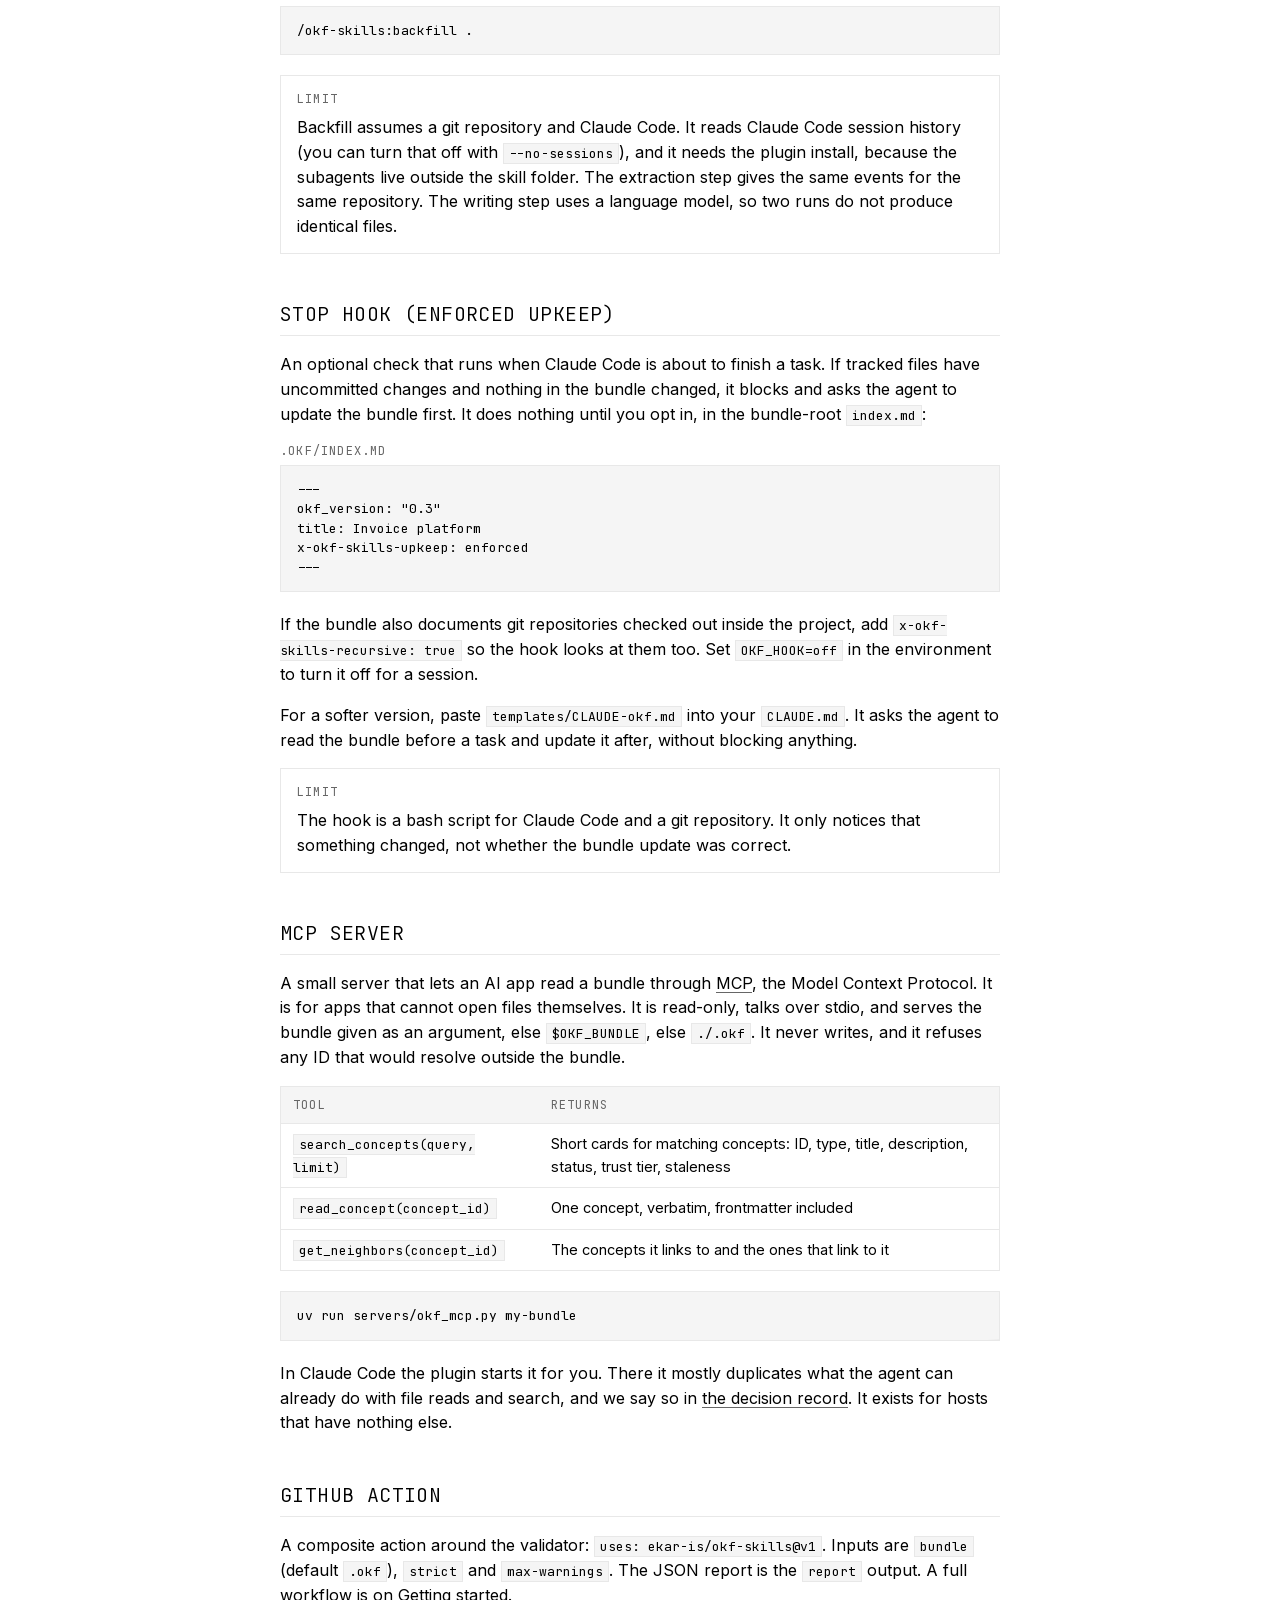
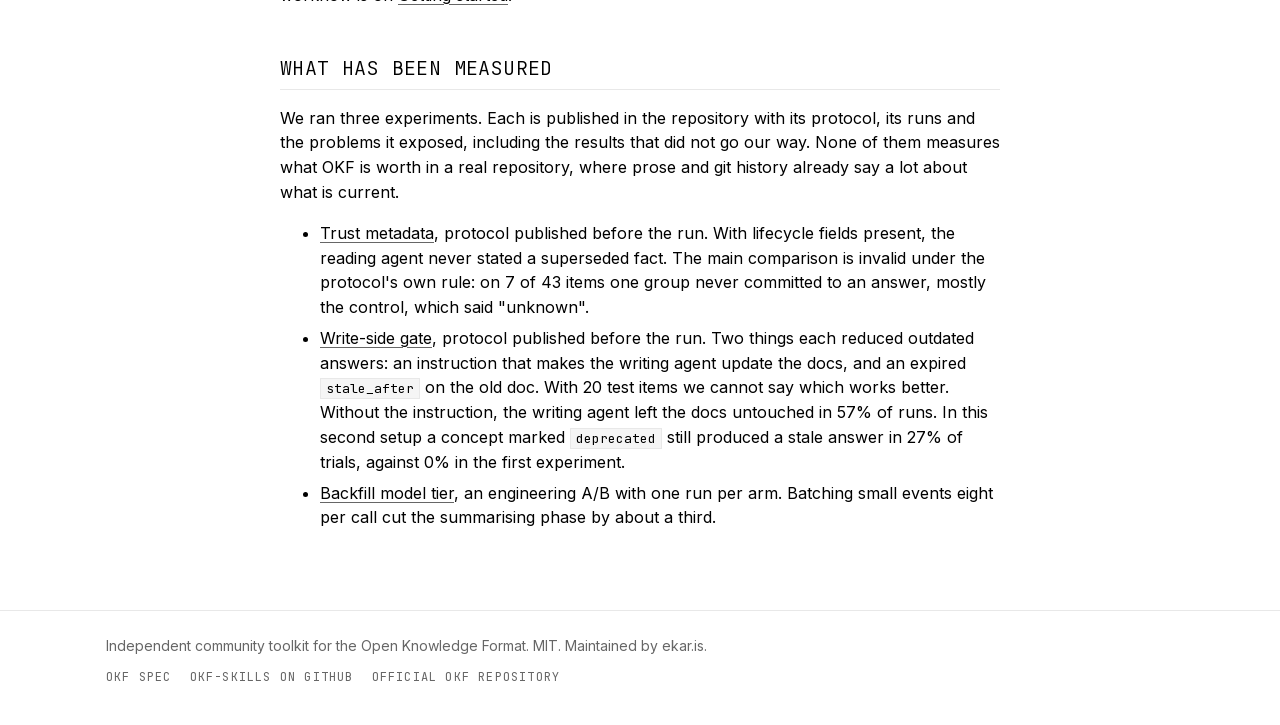
<file: docs/tools.html>
<!doctype html>
<html lang="en">
<head>
<meta charset="utf-8">
<meta name="viewport" content="width=device-width,initial-scale=1">
<title>The toolkit · okf-skills</title>
<meta name="description" content="What each part of okf-skills does, what it assumes, and the command to run it.">
<meta property="og:title" content="The toolkit · okf-skills">
<meta property="og:description" content="What each part of okf-skills does, what it assumes, and the command to run it.">
<meta property="og:type" content="website">
<meta property="og:url" content="https://ekar-is.github.io/okf-skills/tools.html">
<meta property="og:image" content="https://ekar-is.github.io/okf-skills/assets/og.png">
<meta name="twitter:card" content="summary_large_image">
<meta name="twitter:image" content="https://ekar-is.github.io/okf-skills/assets/og.png">
<link rel="canonical" href="https://ekar-is.github.io/okf-skills/tools.html">
<link rel="stylesheet" href="assets/site.css">
<script src="assets/site.js"></script>
</head>
<body>
<a class="skip" href="#main">Skip to content</a>
<header class="site-header">
<div class="bar">
<a class="brand" href="index.html"><svg viewBox="0 0 22 22" aria-hidden="true" focusable="false"><rect width="22" height="22" fill="currentColor"/><path d="M12 0H22V10Z" fill="#c64526"/></svg>okf-skills</a>
<button class="nav-toggle" type="button" aria-expanded="false" aria-controls="site-nav">Menu</button>
<nav id="site-nav" class="site-nav" aria-label="Site">
<ul>
<li><a href="index.html">Home</a></li>
<li><a href="format.html">OKF in plain words</a></li>
<li><a href="start.html">Getting started</a></li>
<li><a href="tools.html" aria-current="page">Toolkit</a></li>
<li><a href="conventions.html">Conventions</a></li>
<li><a href="upgrade.html">Upgrade to v0.3</a></li>
<li><a href="contribute.html">Contribute</a></li>
<li><a href="demo.html">Demo: storefront</a></li>
<li><a href="catalog.html">Demo: data catalog</a></li>
<li><a href="self.html">This repo&#x27;s own bundle</a></li>
</ul>
</nav>
</div>
</header>
<main id="main">
<h1>The toolkit</h1>

<p class="lede">okf-skills is a handful of separate parts. You can use one without the others. For each part: what it does, what it needs, how to run it.</p>

<div tabindex="0" class="table-wrap"><table>
<thead><tr><th>Part</th><th>Works on</th><th>Needs</th></tr></thead>
<tbody>
<tr><td><a href="#validate">Validator</a></td><td>Any OKF bundle, any domain</td><td>Python 3.11+ with uv, or pip and PyYAML</td></tr>
<tr><td><a href="#visualize">Visualizer</a></td><td>Any OKF bundle, any domain</td><td>Python 3.11+ with uv, or pip and PyYAML</td></tr>
<tr><td><a href="#okf-skill">okf skill</a></td><td>Any domain</td><td>A coding agent. Written for Claude Code first</td></tr>
<tr><td><a href="#backfill">Backfill skill</a></td><td>A git repository</td><td>Claude Code with the plugin (it uses the plugin's subagents) and its session history</td></tr>
<tr><td><a href="#hook">Stop hook</a></td><td>A git repository</td><td>Claude Code with the plugin. Off until you opt in</td></tr>
<tr><td><a href="#mcp">MCP server</a></td><td>Any OKF bundle</td><td>An MCP host. Claude Code wires it automatically</td></tr>
<tr><td><a href="#action">GitHub Action</a></td><td>Any OKF bundle</td><td>GitHub Actions</td></tr>
</tbody>
</table></div>

<h2 id="validate">Validator</h2>

<p>A checker in one Python file, <code>skills/validate/scripts/okf_validate.py</code>. No AI involved: the same bundle always gets the same report. It reads a bundle and reports findings in three groups, so you can tell a broken bundle from a bundle that could be tidier.</p>

<div tabindex="0" class="table-wrap wide"><table>
<thead><tr><th>Finding</th><th>Comes from</th><th>Examples</th><th>Fails by default</th></tr></thead>
<tbody>
<tr><td>Error</td><td>Spec conformance, §11.1</td><td>Frontmatter that is not a YAML mapping, duplicate keys, an unquoted impossible date like <code>2026-02-30</code> (written in quotes in a timestamp field, it is a warning instead), frontmatter in a subfolder <code>index.md</code> or in a <code>log.md</code>, a <code>log.md</code> date heading that is not a real <code>YYYY-MM-DD</code></td><td>Yes</td></tr>
<tr><td>Warning</td><td>Spec guidance</td><td>A broken link, a <code>.md</code> file without <code>type</code>, a malformed <code>sources</code> or <code>verified</code> entry, a timestamp in the wrong form, an unprefixed custom key at the bundle root</td><td>No</td></tr>
<tr><td>Lint</td><td>okf-skills advice, not the spec</td><td>A concept without <code>title</code>, <code>description</code>, <code>tags</code> or <code>generated</code></td><td>No, and only shown with <code>--lint</code></td></tr>
</tbody>
</table></div>

<p>Most findings name the spec section they come from. A concept with only <code>type</code> passes, also with <code>--strict</code>.</p>

<p>A <code>README.md</code> inside the bundle and a link to a file that does not exist yet are both warnings, so <code>--strict</code> fails on them. Use <code>--max-warnings</code> if you want to keep them. When the bundle is conformant but a gate fails, the last line says so, for example <code>conformant, but --strict allows no warnings (2 found)</code>.</p>

<p>Run it on a bundle folder. Without flags, errors fail the run and warnings are listed:</p>

<pre tabindex="0"><code>uv run skills/validate/scripts/okf_validate.py my-bundle</code></pre>

<div tabindex="0" class="table-wrap"><table>
<thead><tr><th>Flag</th><th>Effect</th></tr></thead>
<tbody>
<tr><td><code>--strict</code></td><td>Any warning fails the run too</td></tr>
<tr><td><code>--lint</code></td><td>Also show our style advice</td></tr>
<tr><td><code>--max-warnings N</code></td><td>Fail only above N warnings</td></tr>
<tr><td><code>--json</code></td><td>Print a machine-readable report</td></tr>
<tr><td><code>--migrate</code></td><td>Upgrade a v0.1 or v0.2 bundle in place, then validate</td></tr>
</tbody>
</table></div>

<p><code>--strict</code> fails on any warning that is shown. Lint findings count only when you also pass <code>--lint</code>. <code>--migrate</code> is described on <a href="upgrade.html#migrate">Upgrading to v0.3</a>. In Claude Code, the same checker runs as <code>/okf-skills:validate</code>.</p>

<h2 id="visualize">Visualizer</h2>

<p>Turns a bundle into one self-contained HTML file with an interactive graph. Concepts are nodes, coloured by type. Links and in-bundle path fields are edges. Clicking a node opens the rendered concept with its sources, its backlinks, its trust tier and whether it is stale. The page works out staleness when you open it, so a page you published last month still marks a concept stale on the day it expires.</p>

<pre tabindex="0"><code>uv run skills/visualize/scripts/okf_visualize.py my-bundle -o viz.html --title "My bundle"</code></pre>

<p>Every concept gets a deep link, such as <code>viz.html#tables/orders</code>. Above 1000 concepts the layout falls back to a simpler one. <code>--max-nodes N</code> refuses bundles larger than N.</p>

<div class="callout">
<span class="label">Limit</span>
<p>The page loads three libraries (Cytoscape, marked, DOMPurify) from a CDN, pinned to exact versions with Subresource Integrity. Viewing it needs a network connection. Bundle content never leaves the page.</p>
</div>

<p>Live demos: a <a href="demo.html">storefront</a>, a <a href="catalog.html">data catalog</a>, and <a href="self.html">this repository's own bundle</a>.</p>

<h2 id="okf-skill">The okf skill</h2>

<p>Instructions for a coding agent to produce, maintain and consume bundles, with the full v0.3 spec vendored next to them as the reference. It covers any domain: tables, metrics, policies, services, decisions. It tells the agent to record itself honestly in <code>generated</code>, never to mark its own work as verified, and never to invent a <code>human:</code> identity. Those rules are listed on <a href="conventions.html#honesty">Spec and our conventions</a>.</p>

<pre tabindex="0"><code>/okf-skills:okf produce .okf      # capture knowledge into a bundle
/okf-skills:okf maintain .okf     # update concepts after the code or docs changed
/okf-skills:okf consume .okf      # answer from the bundle</code></pre>

<p>The skill also ships a scaffold script that works without an agent:</p>

<pre tabindex="0"><code>uv run skills/okf/scripts/okf_init.py my-bundle --title "Finance knowledge"</code></pre>

<h2 id="backfill">Backfill skill</h2>

<p>Rebuilds a bundle for a repository that never had one, by replaying its history. A deterministic script turns git commits and Claude Code session transcripts into a list of events. Then subagents summarise the events in batches, and a single writer subagent turns the summaries into concepts.</p>

<pre tabindex="0"><code>/okf-skills:backfill .</code></pre>

<div class="callout">
<span class="label">Limit</span>
<p>Backfill assumes a git repository and Claude Code. It reads Claude Code session history (you can turn that off with <code>--no-sessions</code>), and it needs the plugin install, because the subagents live outside the skill folder. The extraction step gives the same events for the same repository. The writing step uses a language model, so two runs do not produce identical files.</p>
</div>

<h2 id="hook">Stop hook (enforced upkeep)</h2>

<p>An optional check that runs when Claude Code is about to finish a task. If tracked files have uncommitted changes and nothing in the bundle changed, it blocks and asks the agent to update the bundle first. It does nothing until you opt in, in the bundle-root <code>index.md</code>:</p>

<figure class="file">
<figcaption>.okf/index.md</figcaption>
<pre tabindex="0"><code>---
okf_version: "0.3"
title: Invoice platform
x-okf-skills-upkeep: enforced
---</code></pre>
</figure>

<p>If the bundle also documents git repositories checked out inside the project, add <code>x-okf-skills-recursive: true</code> so the hook looks at them too. Set <code>OKF_HOOK=off</code> in the environment to turn it off for a session.</p>

<p>For a softer version, paste <code>templates/CLAUDE-okf.md</code> into your <code>CLAUDE.md</code>. It asks the agent to read the bundle before a task and update it after, without blocking anything.</p>

<div class="callout">
<span class="label">Limit</span>
<p>The hook is a bash script for Claude Code and a git repository. It only notices that something changed, not whether the bundle update was correct.</p>
</div>

<h2 id="mcp">MCP server</h2>

<p>A small server that lets an AI app read a bundle through <a href="https://modelcontextprotocol.io/">MCP</a>, the Model Context Protocol. It is for apps that cannot open files themselves. It is read-only, talks over stdio, and serves the bundle given as an argument, else <code>$OKF_BUNDLE</code>, else <code>./.okf</code>. It never writes, and it refuses any ID that would resolve outside the bundle.</p>

<div tabindex="0" class="table-wrap"><table>
<thead><tr><th>Tool</th><th>Returns</th></tr></thead>
<tbody>
<tr><td><code>search_concepts(query, limit)</code></td><td>Short cards for matching concepts: ID, type, title, description, status, trust tier, staleness</td></tr>
<tr><td><code>read_concept(concept_id)</code></td><td>One concept, verbatim, frontmatter included</td></tr>
<tr><td><code>get_neighbors(concept_id)</code></td><td>The concepts it links to and the ones that link to it</td></tr>
</tbody>
</table></div>

<pre tabindex="0"><code>uv run servers/okf_mcp.py my-bundle</code></pre>

<p>In Claude Code the plugin starts it for you. There it mostly duplicates what the agent can already do with file reads and search, and we say so in <a href="https://github.com/ekar-is/okf-skills/blob/main/.okf/decisions/mcp-server.md">the decision record</a>. It exists for hosts that have nothing else.</p>

<h2 id="action">GitHub Action</h2>

<p>A composite action around the validator: <code>uses: ekar-is/okf-skills@v1</code>. Inputs are <code>bundle</code> (default <code>.okf</code>), <code>strict</code> and <code>max-warnings</code>. The JSON report is the <code>report</code> output. A full workflow is on <a href="start.html#ci">Getting started</a>.</p>

<h2 id="measured">What has been measured</h2>

<p>We ran three experiments. Each is published in the repository with its protocol, its runs and the problems it exposed, including the results that did not go our way. None of them measures what OKF is worth in a real repository, where prose and git history already say a lot about what is current.</p>

<ul>
<li><a href="https://github.com/ekar-is/okf-skills/blob/main/benchmark/trust/RESULTS.md">Trust metadata</a>, protocol published before the run. With lifecycle fields present, the reading agent never stated a superseded fact. The main comparison is invalid under the protocol's own rule: on 7 of 43 items one group never committed to an answer, mostly the control, which said "unknown".</li>
<li><a href="https://github.com/ekar-is/okf-skills/blob/main/benchmark/gate/RESULTS.md">Write-side gate</a>, protocol published before the run. Two things each reduced outdated answers: an instruction that makes the writing agent update the docs, and an expired <code>stale_after</code> on the old doc. With 20 test items we cannot say which works better. Without the instruction, the writing agent left the docs untouched in 57% of runs. In this second setup a concept marked <code>deprecated</code> still produced a stale answer in 27% of trials, against 0% in the first experiment.</li>
<li><a href="https://github.com/ekar-is/okf-skills/blob/main/benchmark/map-tier/RESULTS.md">Backfill model tier</a>, an engineering A/B with one run per arm. Batching small events eight per call cut the summarising phase by about a third.</li>
</ul>
</main>
<footer class="site-footer">
<div class="bar">
<p>Independent community toolkit for the Open Knowledge Format. MIT. Maintained by ekar.is.</p>
<ul>
<li><a href="https://github.com/open-knowledge-format/open-knowledge-format/blob/main/SPEC.md">OKF spec</a></li>
<li><a href="https://github.com/ekar-is/okf-skills">okf-skills on GitHub</a></li>
<li><a href="https://github.com/open-knowledge-format/open-knowledge-format">Official OKF repository</a></li>
</ul>
</div>
</footer>
</body>
</html>
</file>
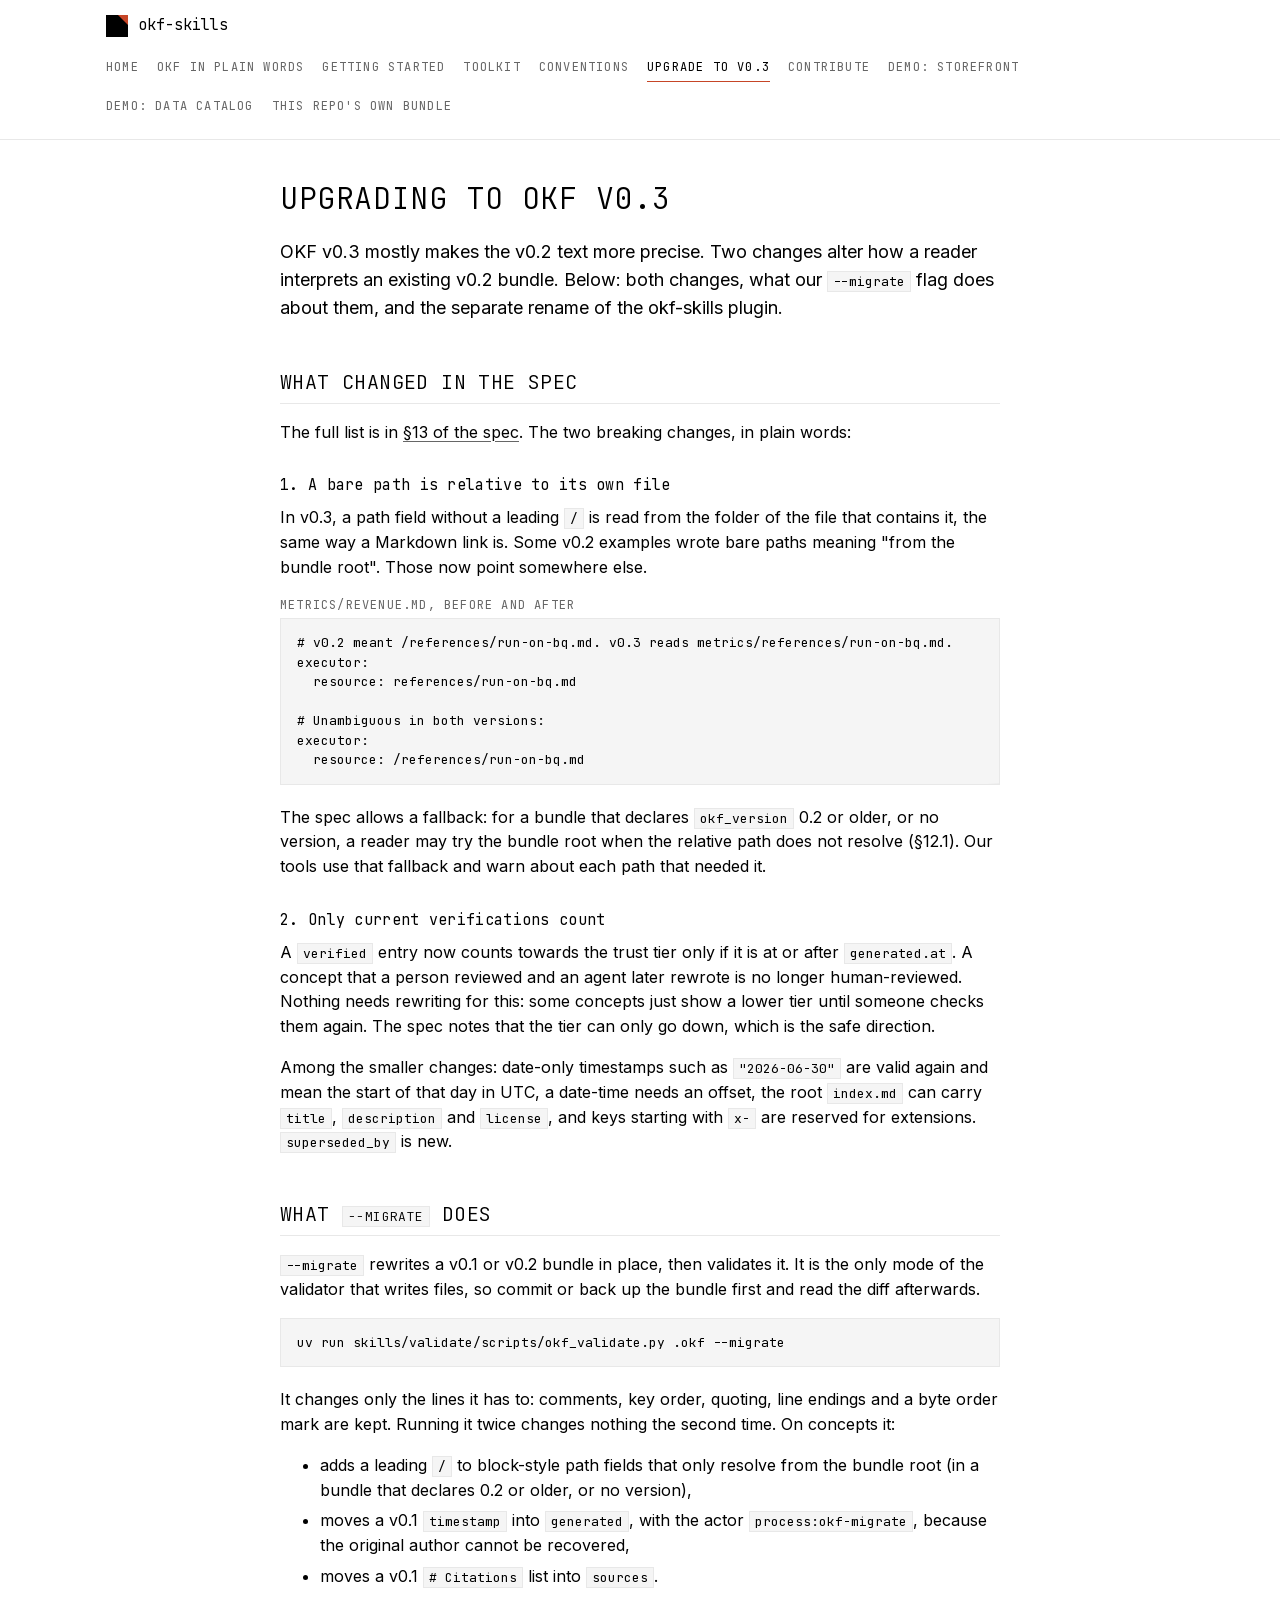
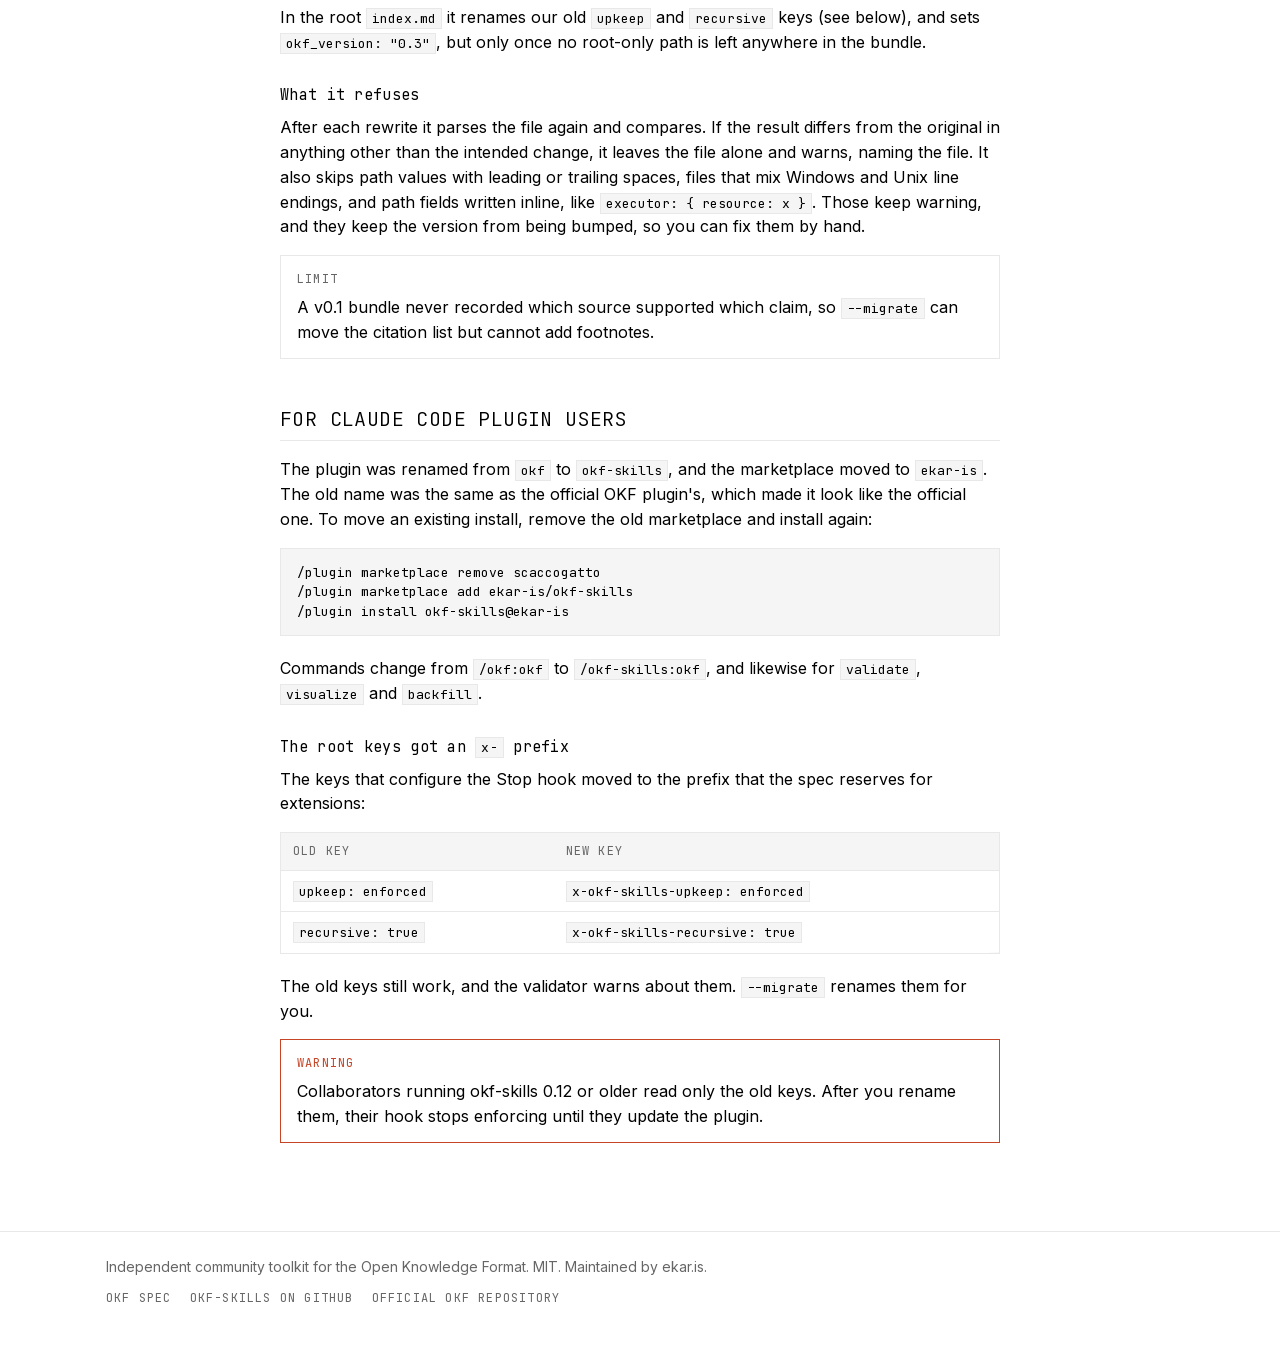
<file: docs/upgrade.html>
<!doctype html>
<html lang="en">
<head>
<meta charset="utf-8">
<meta name="viewport" content="width=device-width,initial-scale=1">
<title>Upgrading to OKF v0.3 · okf-skills</title>
<meta name="description" content="What changed in OKF v0.3, what the validator&#x27;s --migrate does and refuses, and how plugin users move to okf-skills@ekar-is.">
<meta property="og:title" content="Upgrading to OKF v0.3 · okf-skills">
<meta property="og:description" content="What changed in OKF v0.3, what the validator&#x27;s --migrate does and refuses, and how plugin users move to okf-skills@ekar-is.">
<meta property="og:type" content="website">
<meta property="og:url" content="https://ekar-is.github.io/okf-skills/upgrade.html">
<meta property="og:image" content="https://ekar-is.github.io/okf-skills/assets/og.png">
<meta name="twitter:card" content="summary_large_image">
<meta name="twitter:image" content="https://ekar-is.github.io/okf-skills/assets/og.png">
<link rel="canonical" href="https://ekar-is.github.io/okf-skills/upgrade.html">
<link rel="stylesheet" href="assets/site.css">
<script src="assets/site.js"></script>
</head>
<body>
<a class="skip" href="#main">Skip to content</a>
<header class="site-header">
<div class="bar">
<a class="brand" href="index.html"><svg viewBox="0 0 22 22" aria-hidden="true" focusable="false"><rect width="22" height="22" fill="currentColor"/><path d="M12 0H22V10Z" fill="#c64526"/></svg>okf-skills</a>
<button class="nav-toggle" type="button" aria-expanded="false" aria-controls="site-nav">Menu</button>
<nav id="site-nav" class="site-nav" aria-label="Site">
<ul>
<li><a href="index.html">Home</a></li>
<li><a href="format.html">OKF in plain words</a></li>
<li><a href="start.html">Getting started</a></li>
<li><a href="tools.html">Toolkit</a></li>
<li><a href="conventions.html">Conventions</a></li>
<li><a href="upgrade.html" aria-current="page">Upgrade to v0.3</a></li>
<li><a href="contribute.html">Contribute</a></li>
<li><a href="demo.html">Demo: storefront</a></li>
<li><a href="catalog.html">Demo: data catalog</a></li>
<li><a href="self.html">This repo&#x27;s own bundle</a></li>
</ul>
</nav>
</div>
</header>
<main id="main">
<h1>Upgrading to OKF v0.3</h1>

<p class="lede">OKF v0.3 mostly makes the v0.2 text more precise. Two changes alter how a reader interprets an existing v0.2 bundle. Below: both changes, what our <code>--migrate</code> flag does about them, and the separate rename of the okf-skills plugin.</p>

<h2 id="spec">What changed in the spec</h2>

<p>The full list is in <a href="https://github.com/open-knowledge-format/open-knowledge-format/blob/main/SPEC.md#13-changes-from-v02">§13 of the spec</a>. The two breaking changes, in plain words:</p>

<h3>1. A bare path is relative to its own file</h3>

<p>In v0.3, a path field without a leading <code>/</code> is read from the folder of the file that contains it, the same way a Markdown link is. Some v0.2 examples wrote bare paths meaning "from the bundle root". Those now point somewhere else.</p>

<figure class="file">
<figcaption>metrics/revenue.md, before and after</figcaption>
<pre tabindex="0"><code># v0.2 meant /references/run-on-bq.md. v0.3 reads metrics/references/run-on-bq.md.
executor:
  resource: references/run-on-bq.md

# Unambiguous in both versions:
executor:
  resource: /references/run-on-bq.md</code></pre>
</figure>

<p>The spec allows a fallback: for a bundle that declares <code>okf_version</code> 0.2 or older, or no version, a reader may try the bundle root when the relative path does not resolve (§12.1). Our tools use that fallback and warn about each path that needed it.</p>

<h3>2. Only current verifications count</h3>

<p>A <code>verified</code> entry now counts towards the trust tier only if it is at or after <code>generated.at</code>. A concept that a person reviewed and an agent later rewrote is no longer human-reviewed. Nothing needs rewriting for this: some concepts just show a lower tier until someone checks them again. The spec notes that the tier can only go down, which is the safe direction.</p>

<p>Among the smaller changes: date-only timestamps such as <code>"2026-06-30"</code> are valid again and mean the start of that day in UTC, a date-time needs an offset, the root <code>index.md</code> can carry <code>title</code>, <code>description</code> and <code>license</code>, and keys starting with <code>x-</code> are reserved for extensions. <code>superseded_by</code> is new.</p>

<h2 id="migrate">What <code>--migrate</code> does</h2>

<p><code>--migrate</code> rewrites a v0.1 or v0.2 bundle in place, then validates it. It is the only mode of the validator that writes files, so commit or back up the bundle first and read the diff afterwards.</p>

<pre tabindex="0"><code>uv run skills/validate/scripts/okf_validate.py .okf --migrate</code></pre>

<p>It changes only the lines it has to: comments, key order, quoting, line endings and a byte order mark are kept. Running it twice changes nothing the second time. On concepts it:</p>

<ul>
<li>adds a leading <code>/</code> to block-style path fields that only resolve from the bundle root (in a bundle that declares 0.2 or older, or no version),</li>
<li>moves a v0.1 <code>timestamp</code> into <code>generated</code>, with the actor <code>process:okf-migrate</code>, because the original author cannot be recovered,</li>
<li>moves a v0.1 <code># Citations</code> list into <code>sources</code>.</li>
</ul>

<p>In the root <code>index.md</code> it renames our old <code>upkeep</code> and <code>recursive</code> keys (see below), and sets <code>okf_version: "0.3"</code>, but only once no root-only path is left anywhere in the bundle.</p>

<h3>What it refuses</h3>

<p>After each rewrite it parses the file again and compares. If the result differs from the original in anything other than the intended change, it leaves the file alone and warns, naming the file. It also skips path values with leading or trailing spaces, files that mix Windows and Unix line endings, and path fields written inline, like <code>executor: { resource: x }</code>. Those keep warning, and they keep the version from being bumped, so you can fix them by hand.</p>

<div class="callout">
<span class="label">Limit</span>
<p>A v0.1 bundle never recorded which source supported which claim, so <code>--migrate</code> can move the citation list but cannot add footnotes.</p>
</div>

<h2 id="plugin">For Claude Code plugin users</h2>

<p>The plugin was renamed from <code>okf</code> to <code>okf-skills</code>, and the marketplace moved to <code>ekar-is</code>. The old name was the same as the official OKF plugin's, which made it look like the official one. To move an existing install, remove the old marketplace and install again:</p>

<pre tabindex="0"><code>/plugin marketplace remove scaccogatto
/plugin marketplace add ekar-is/okf-skills
/plugin install okf-skills@ekar-is</code></pre>

<p>Commands change from <code>/okf:okf</code> to <code>/okf-skills:okf</code>, and likewise for <code>validate</code>, <code>visualize</code> and <code>backfill</code>.</p>

<h3>The root keys got an <code>x-</code> prefix</h3>

<p>The keys that configure the Stop hook moved to the prefix that the spec reserves for extensions:</p>

<div tabindex="0" class="table-wrap"><table>
<thead><tr><th>Old key</th><th>New key</th></tr></thead>
<tbody>
<tr><td><code>upkeep: enforced</code></td><td><code>x-okf-skills-upkeep: enforced</code></td></tr>
<tr><td><code>recursive: true</code></td><td><code>x-okf-skills-recursive: true</code></td></tr>
</tbody>
</table></div>

<p>The old keys still work, and the validator warns about them. <code>--migrate</code> renames them for you.</p>

<div class="callout warn">
<span class="label">Warning</span>
<p>Collaborators running okf-skills 0.12 or older read only the old keys. After you rename them, their hook stops enforcing until they update the plugin.</p>
</div>
</main>
<footer class="site-footer">
<div class="bar">
<p>Independent community toolkit for the Open Knowledge Format. MIT. Maintained by ekar.is.</p>
<ul>
<li><a href="https://github.com/open-knowledge-format/open-knowledge-format/blob/main/SPEC.md">OKF spec</a></li>
<li><a href="https://github.com/ekar-is/okf-skills">okf-skills on GitHub</a></li>
<li><a href="https://github.com/open-knowledge-format/open-knowledge-format">Official OKF repository</a></li>
</ul>
</div>
</footer>
</body>
</html>
</file>
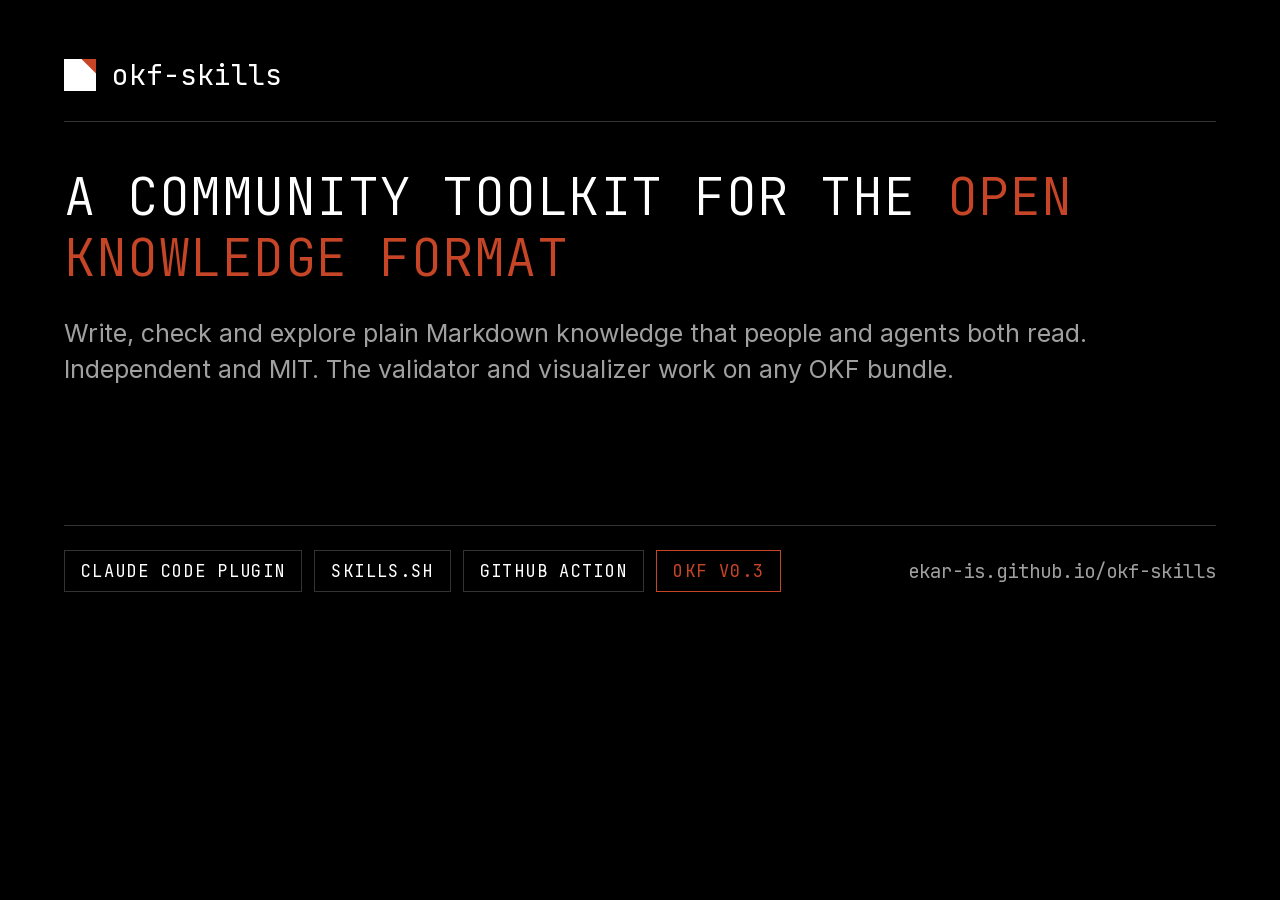
<file: docs/assets/og.html>
<!doctype html><html lang="en"><head><meta charset="utf-8">
<title>okf-skills social preview source</title>
<!--
  Source of truth for docs/assets/og.png, the repository's social preview card.

  The PNG it produces is what renders on every share of the repo link, so it goes
  stale silently: the first version shipped in 0.3.0 and still said "OKF v0.1
  spec" long after the toolkit had moved to v0.2. Keeping the card as markup
  means the next correction is a one-line edit rather than a redesign.

  Regenerate (produces the committed 2560x1280 at 2x for high-DPI):

    google-chrome --headless --hide-scrollbars --force-device-scale-factor=2 \
      --window-size=1280,640 --screenshot=docs/assets/og.png \
      "file://$PWD/docs/assets/og.html"

  Deliberately not a `make` target: it is the only thing in this repo that needs
  a browser installed, and it runs about twice a year. Keeping it out means CI
  and contributors never have to have Chrome.

  Note that GitHub does not read this file. The social preview is an uploaded
  copy. After regenerating, re-upload it under Settings > General > Social
  preview, or the card stays whatever was uploaded last.
-->
<style>
 /* Same look as the documentation site: black, white mono heading, one accent,
    hairlines, no rounding, and the site's own self-hosted fonts. */
 @font-face{font-family:"Inter";font-weight:100 900;src:url("fonts/inter-latin.woff2") format("woff2")}
 @font-face{font-family:"JetBrains Mono";font-weight:100 800;src:url("fonts/jetbrains-mono-latin.woff2") format("woff2")}
 *{margin:0;padding:0;box-sizing:border-box;border-radius:0}
 body{width:1280px;height:640px;overflow:hidden;background:#000;color:#fff;
   font-family:"Inter",system-ui,sans-serif;font-weight:400;position:relative}
 /* Flex column rather than absolute positioning, so a line that wraps
    unexpectedly pushes the rest down instead of overlapping it. */
 .wrap{position:relative;height:100%;padding:56px 64px 48px;display:flex;flex-direction:column}
 .mark{display:flex;align-items:center;gap:16px;font-family:"JetBrains Mono",monospace;font-size:28px;
   padding-bottom:28px;border-bottom:1px solid #333}
 .mark svg{width:32px;height:32px}
 h1{margin-top:44px;font-family:"JetBrains Mono",monospace;font-weight:300;font-size:52px;line-height:1.18;
   letter-spacing:.01em;text-transform:uppercase;max-width:1100px}
 h1 .a{color:#c64526}
 .sub{margin-top:26px;font-size:25px;line-height:1.45;color:#a0a0a0;max-width:1040px}
 .chips{margin-top:auto;padding-top:24px;border-top:1px solid #333;display:flex;gap:12px;flex-wrap:wrap;align-items:center}
 .chip{border:1px solid #333;padding:9px 16px;font-family:"JetBrains Mono",monospace;font-size:17px;
   letter-spacing:.08em;text-transform:uppercase;color:#fff;white-space:nowrap}
 .chip.hot{border-color:#c64526;color:#c64526}
 .url{margin-left:auto;font-family:"JetBrains Mono",monospace;font-size:19px;color:#a0a0a0}
</style></head><body>
<div class="wrap">
 <div class="mark"><svg viewBox="0 0 22 22" aria-hidden="true"><rect width="22" height="22" fill="#fff"/><path d="M12 0H22V10Z" fill="#c64526"/></svg>okf-skills</div>
 <h1>A community toolkit for the <span class="a">Open Knowledge Format</span></h1>
 <div class="sub">Write, check and explore plain Markdown knowledge that people and agents both read. Independent and MIT. The validator and visualizer work on any OKF bundle.</div>
 <div class="chips">
  <span class="chip">Claude Code plugin</span>
  <span class="chip">skills.sh</span>
  <span class="chip">GitHub Action</span>
  <span class="chip hot">OKF v0.3</span>
  <span class="url">ekar-is.github.io/okf-skills</span>
 </div>
</div>
</body></html>
</file>
<file: docs/assets/site.css>
/* okf-skills documentation site. One stylesheet, no build step. */

/* Self-hosted fonts (SIL OFL 1.1, licenses next to the files): the site loads
   nothing from third-party origins. Latin subset, variable weight. */
@font-face {
  font-family: "Inter"; font-style: normal; font-weight: 100 900; font-display: swap;
  src: url("fonts/inter-latin.woff2") format("woff2");
}
@font-face {
  font-family: "JetBrains Mono"; font-style: normal; font-weight: 100 800; font-display: swap;
  src: url("fonts/jetbrains-mono-latin.woff2") format("woff2");
}

:root {
  --bg: #ffffff;
  --fg: #000000;
  --muted: #666666;
  --border: #e8e8e8;
  --plate: #f5f5f5;
  --accent: #c64526;
  --accent-deep: #a53c21;
  --mono: "JetBrains Mono", ui-monospace, SFMono-Regular, Menlo, Consolas, monospace;
  --sans: "Inter", system-ui, -apple-system, "Segoe UI", Roboto, sans-serif;
  --measure: 72ch;
  --gutter: 16px;
  color-scheme: light dark;
}

@media (prefers-color-scheme: dark) {
  :root {
    --bg: #000000;
    --fg: #ffffff;
    --muted: #a0a0a0;
    --border: #333333;
    --plate: #111111;
    --accent: #e0603f;
    --accent-deep: #c64526;
  }
}

*, *::before, *::after { box-sizing: border-box; border-radius: 0; }

html { -webkit-text-size-adjust: 100%; }

body {
  margin: 0;
  background: var(--bg);
  color: var(--fg);
  font-family: var(--sans);
  font-weight: 400;
  font-size: 16px;
  line-height: 1.55;
  overflow-wrap: break-word;
}

::selection { background: var(--accent); color: #ffffff; }

a { color: inherit; text-decoration: underline; text-decoration-thickness: 1px; text-underline-offset: 3px; text-decoration-color: var(--muted); }
a:hover { text-decoration-color: var(--accent); }
:focus-visible { outline: 2px solid var(--accent); outline-offset: 2px; }

strong, b { font-weight: 600; }

.skip {
  position: absolute; left: -9999px; top: 0;
  background: var(--fg); color: var(--bg); padding: 8px 12px;
  font-family: var(--mono); font-size: 12px;
}
.skip:focus { left: var(--gutter); top: 8px; z-index: 10; }

/* Header */

.site-header { border-bottom: 1px solid var(--border); }
.site-header .bar {
  max-width: 1100px; margin: 0 auto; padding: 14px var(--gutter);
  display: flex; align-items: center; justify-content: space-between; gap: 16px; flex-wrap: wrap;
}
.brand {
  display: inline-flex; align-items: center; gap: 10px;
  font-family: var(--mono); font-size: 15px; font-weight: 400; text-decoration: none;
}
.brand svg { width: 22px; height: 22px; flex: none; }
.nav-toggle {
  display: none; background: none; color: var(--fg);
  border: 1px solid var(--border); padding: 6px 10px; cursor: pointer;
  font-family: var(--mono); font-size: 12px; letter-spacing: 0.1em; text-transform: uppercase;
}
.site-nav ul { list-style: none; margin: 0; padding: 0; display: flex; flex-wrap: wrap; gap: 4px 18px; }
.site-nav a {
  font-family: var(--mono); font-size: 12px; letter-spacing: 0.1em; text-transform: uppercase;
  text-decoration: none; color: var(--muted); padding: 4px 0; display: inline-block;
}
.site-nav a:hover, .site-nav a[aria-current="page"] { color: var(--fg); }
.site-nav a[aria-current="page"] { border-bottom: 1px solid var(--accent); }

/* Content */

main { max-width: calc(var(--measure) + 2 * var(--gutter)); margin: 0 auto; padding: 40px var(--gutter) 64px; }

h1, h2, h3 {
  font-family: var(--mono); font-weight: 300; letter-spacing: 0.02em; line-height: 1.25;
}
h1 { font-size: 30px; text-transform: uppercase; margin: 0 0 20px; }
h2 { font-size: 20px; text-transform: uppercase; margin: 48px 0 16px; padding-bottom: 8px; border-bottom: 1px solid var(--border); }
h3 { font-size: 15px; font-weight: 400; margin: 32px 0 10px; }
h2 a, h3 a { text-decoration: none; }

.lede { font-size: 18px; margin: 0 0 24px; }

.label {
  font-family: var(--mono); font-size: 12px; letter-spacing: 0.1em; text-transform: uppercase; color: var(--muted);
}

p, ul, ol { margin: 0 0 16px; }
li { margin-bottom: 6px; }

code, kbd, pre { font-family: var(--mono); font-size: 13px; }
:not(pre) > code { background: var(--plate); padding: 1px 5px; border: 1px solid var(--border); }

figure.file, figure.code { margin: 0 0 20px; }
figure.file figcaption, figure.code figcaption {
  font-family: var(--mono); font-size: 12px; letter-spacing: 0.1em; text-transform: uppercase; color: var(--muted);
  margin-bottom: 4px;
}
pre {
  background-color: var(--plate); border: 1px solid var(--border);
  padding: 14px 16px; margin: 0 0 20px; overflow-x: auto; line-height: 1.5;
}
figure pre { margin: 0; }

/* Tables */

.table-wrap { overflow-x: auto; margin: 0 0 20px; border: 1px solid var(--border); }
table { border-collapse: collapse; width: 100%; font-size: 14.5px; }
th, td { text-align: left; vertical-align: top; padding: 9px 12px; border-bottom: 1px solid var(--border); }
tr:last-child td { border-bottom: 0; }
th {
  font-family: var(--mono); font-weight: 400; font-size: 12px; letter-spacing: 0.1em; text-transform: uppercase;
  color: var(--muted); background: var(--plate);
}

/* Callouts */

.callout { border: 1px solid var(--border); padding: 14px 16px; margin: 0 0 24px; }
.callout > .label { display: block; margin-bottom: 6px; }
.callout p:last-child, .callout ul:last-child { margin-bottom: 0; }
.callout.strong { border-color: var(--fg); }
.callout.warn { border-color: var(--accent); }
.callout.warn > .label { color: var(--accent); }

/* Cards */

.cards { display: grid; grid-template-columns: repeat(auto-fill, minmax(220px, 1fr)); gap: 12px; margin: 0 0 24px; }
.card {
  display: block; border: 1px solid var(--border); padding: 14px 16px; text-decoration: none;
}
.card:hover { border-color: var(--fg); }
.card .label { display: block; margin-bottom: 6px; }
.card span:last-child { display: block; }

/* Diagrams */

figure.diagram { margin: 0 0 24px; }
figure.diagram svg { display: block; width: 100%; max-width: 600px; height: auto; color: var(--fg); }
/* The bundle tree: annotations are unreadable once scaled to a phone, so narrow
   screens get the bare tree and read the annotations in the caption. */
figure.diagram svg.diagram-narrow { display: none; max-width: 260px; }
@media (max-width: 600px) {
  figure.diagram svg.diagram-wide { display: none; }
  figure.diagram svg.diagram-narrow { display: block; }
}
figure.diagram figcaption { font-size: 14px; color: var(--muted); margin-top: 6px; }
.svg-muted { color: var(--muted); }
.svg-accent { color: var(--accent); }

/* Footer */

.site-footer { border-top: 1px solid var(--border); }
.site-footer .bar {
  max-width: 1100px; margin: 0 auto; padding: 24px var(--gutter) 32px; font-size: 14px; color: var(--muted);
}
.site-footer p { margin: 0 0 8px; }
.site-footer ul { list-style: none; padding: 0; margin: 0; display: flex; flex-wrap: wrap; gap: 4px 18px; }
.site-footer a { font-family: var(--mono); font-size: 12px; letter-spacing: 0.1em; text-transform: uppercase; text-decoration: none; }
.site-footer a:hover { color: var(--fg); }

/* Mobile */

@media (max-width: 860px) {
  .nav-toggle { display: inline-block; }
  .js .site-nav { display: none; width: 100%; }
  .js .site-nav.open { display: block; }
  .site-nav ul { flex-direction: column; gap: 0; }
  .site-nav li { border-top: 1px solid var(--border); margin: 0; }
  .site-nav a { padding: 10px 0; display: block; }
  .site-nav a[aria-current="page"] { border-bottom: 0; color: var(--accent); }
  main { padding-top: 28px; }
  h1 { font-size: 24px; }
  h2 { font-size: 17px; }
}

/* Scroll hint: a shadow on the right edge while there is more content to the
   right. The "local" layers cover it once you scroll to the end. CSS only. */
pre, .table-wrap {
  background-image:
    linear-gradient(to left, var(--plate), var(--plate)),
    linear-gradient(to left, rgba(0, 0, 0, 0.18), rgba(0, 0, 0, 0));
  background-position: right center, right center;
  background-repeat: no-repeat;
  background-size: 24px 100%, 12px 100%;
  background-attachment: local, scroll;
}
.table-wrap { background-color: var(--bg); }
.table-wrap {
  background-image:
    linear-gradient(to left, var(--bg), var(--bg)),
    linear-gradient(to left, rgba(0, 0, 0, 0.18), rgba(0, 0, 0, 0));
}
@media (prefers-color-scheme: dark) {
  pre, .table-wrap { background-image:
    linear-gradient(to left, var(--plate), var(--plate)),
    linear-gradient(to left, rgba(255, 255, 255, 0.22), rgba(255, 255, 255, 0)); }
  .table-wrap { background-image:
    linear-gradient(to left, var(--bg), var(--bg)),
    linear-gradient(to left, rgba(255, 255, 255, 0.22), rgba(255, 255, 255, 0)); }
}
pre:focus-visible, .table-wrap:focus-visible { outline: 2px solid var(--accent); outline-offset: 2px; }

/* Wide comparison tables scroll sideways on narrow screens instead of crushing columns. */
.table-wrap.wide table { min-width: 680px; }
</file>
